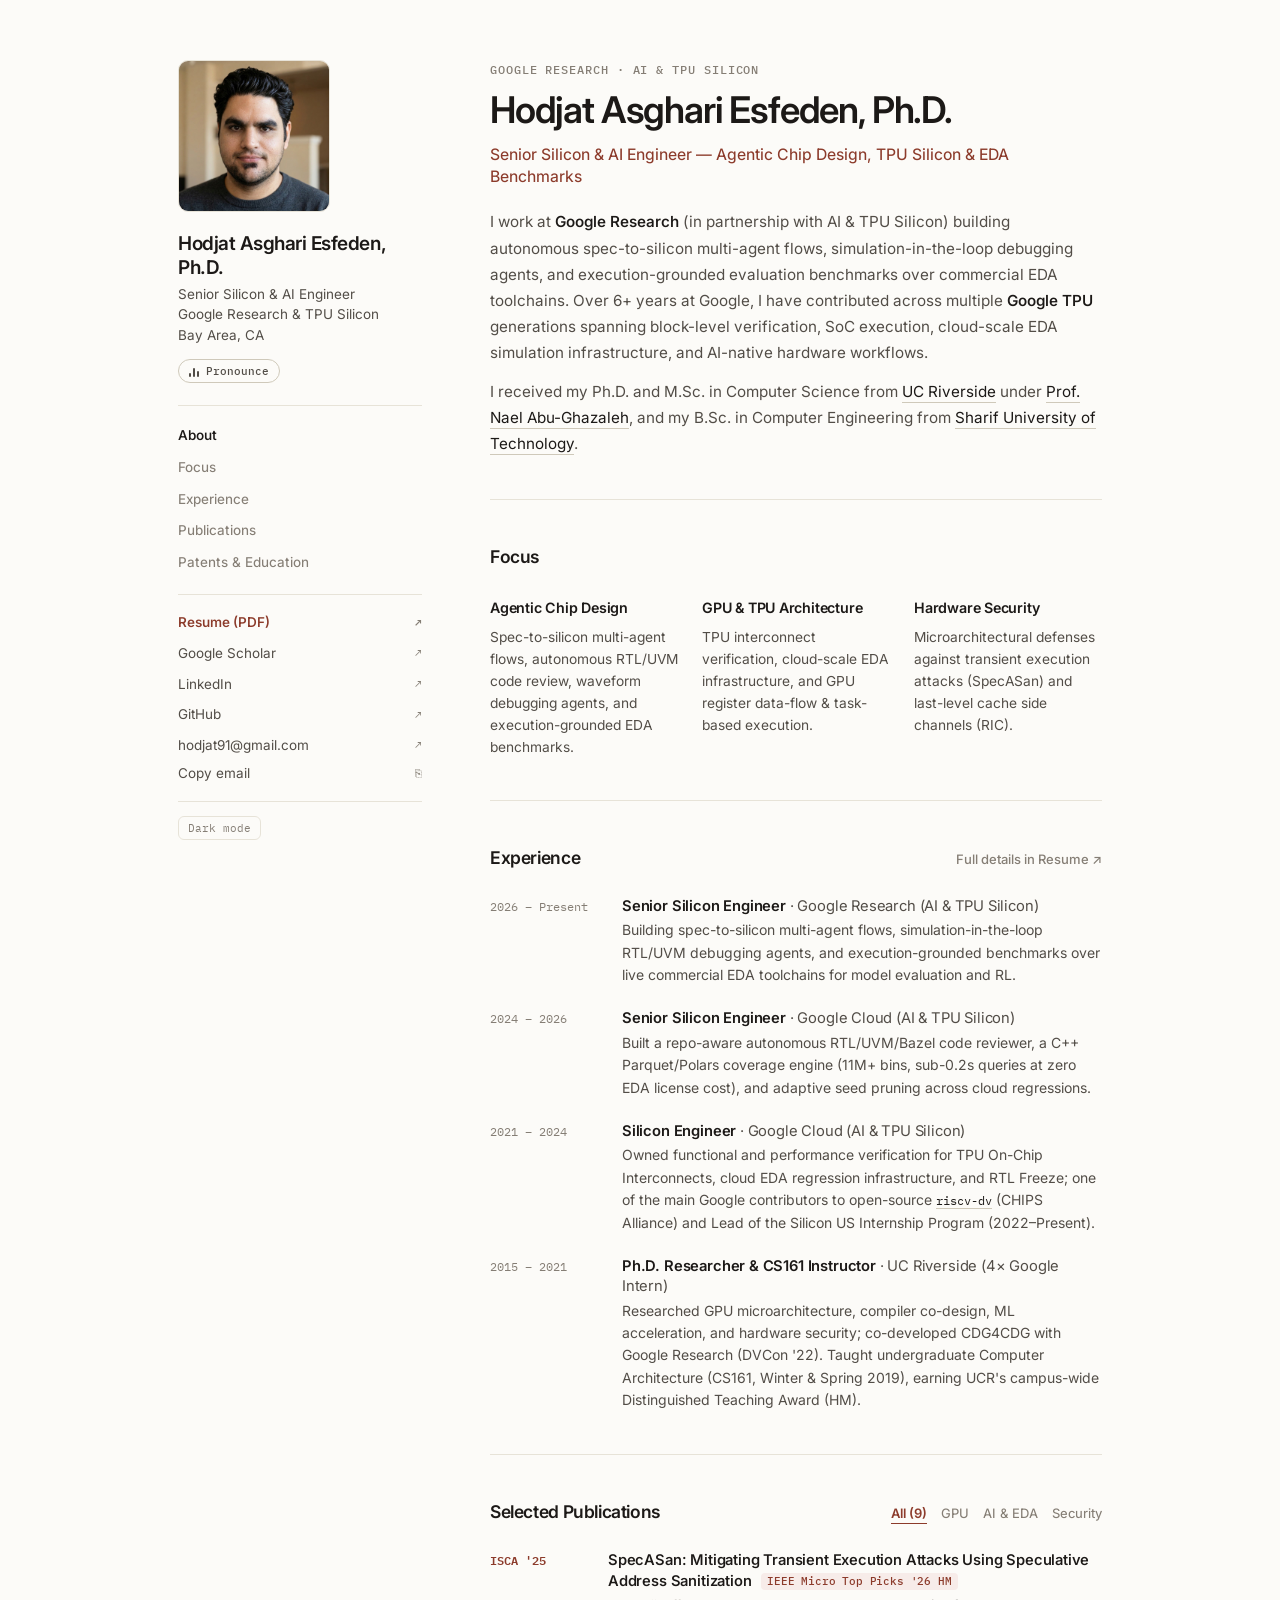
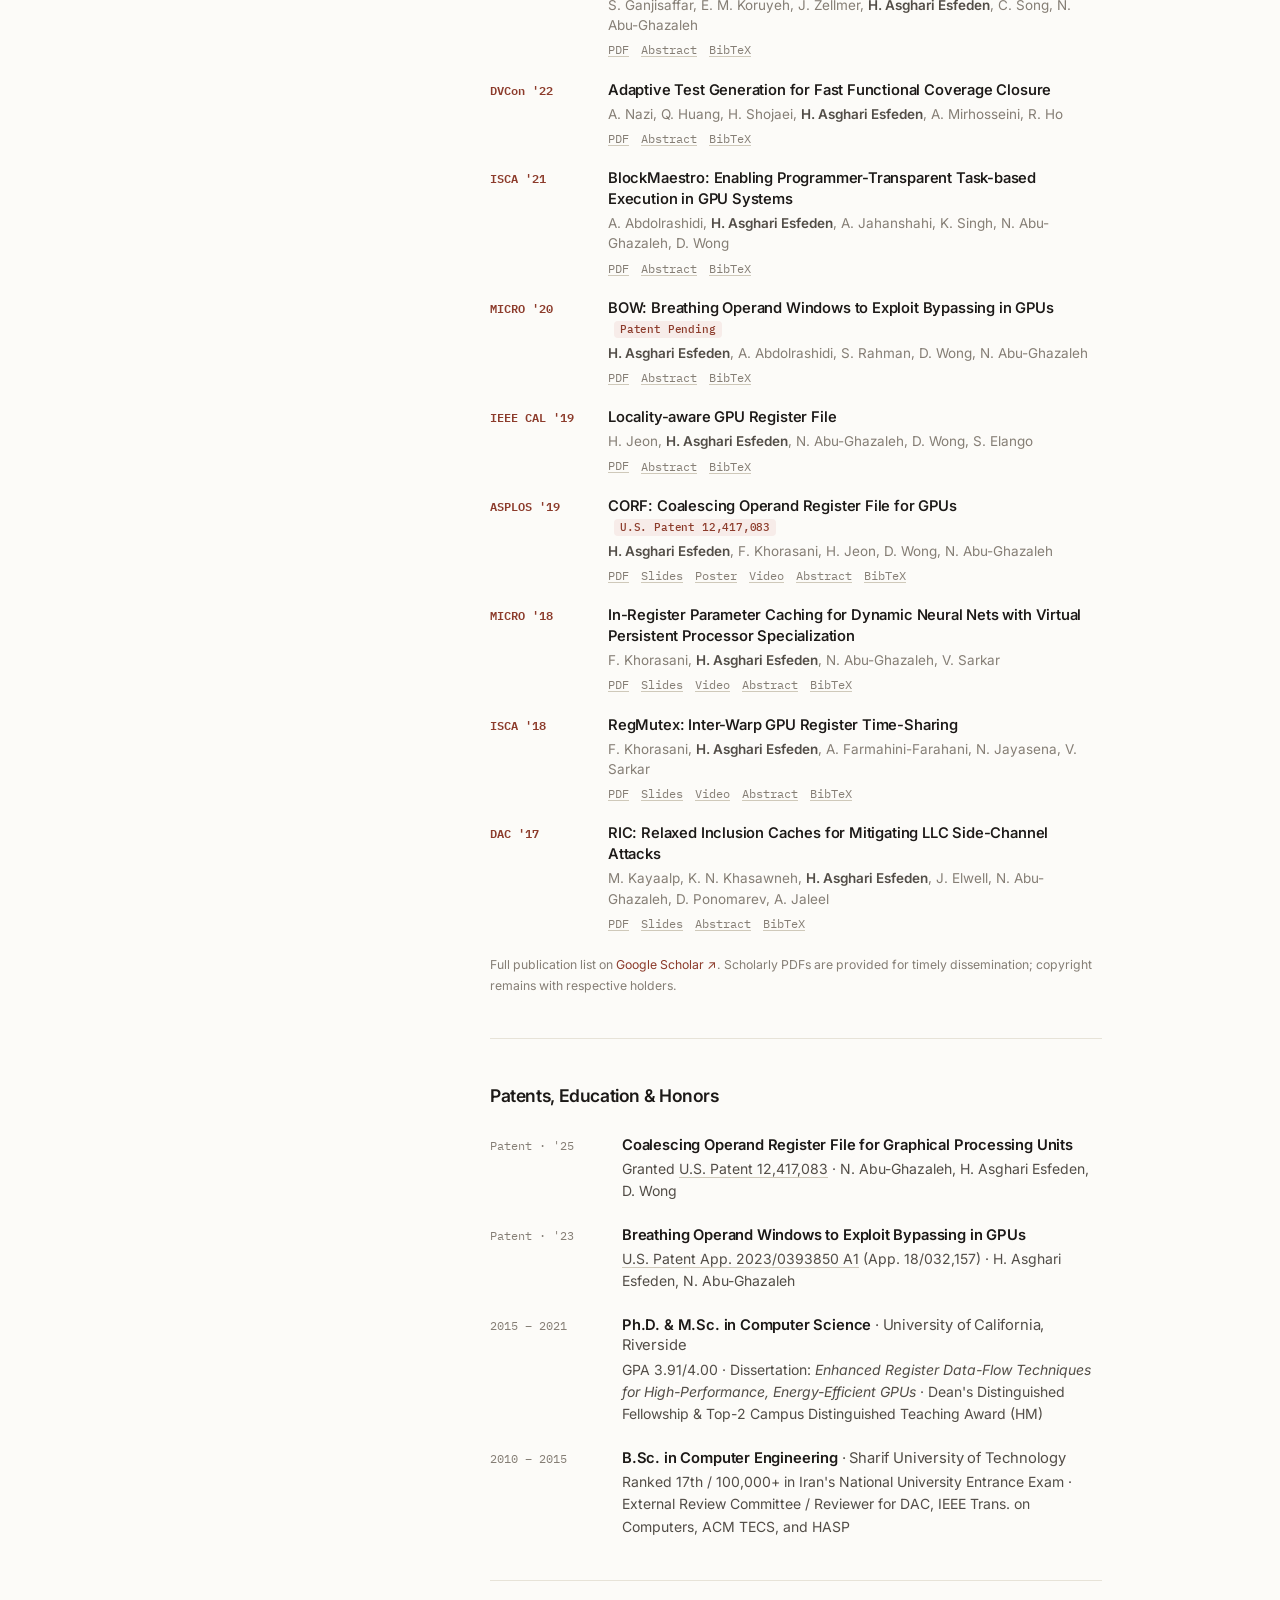
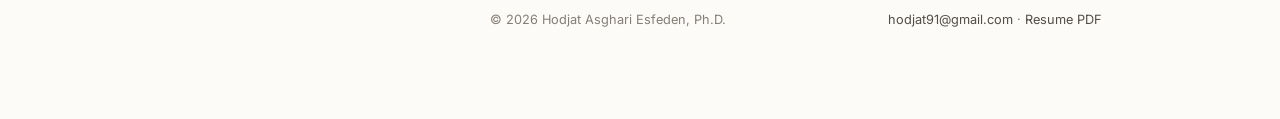
<file: index.html>
<!DOCTYPE html>
<html lang="en">
<head>
  <meta charset="UTF-8" />
  <meta name="viewport" content="width=device-width, initial-scale=1.0" />
  <title>Hodjat Asghari Esfeden, Ph.D.</title>
  <meta name="description" content="Hodjat Asghari Esfeden, Ph.D. — Senior Silicon & AI Engineer at Google Research (in partnership with AI & TPU Silicon). Agentic chip design, execution-grounded EDA benchmarks, TPU silicon, GPU microarchitecture, and hardware security." />
  <meta name="author" content="Hodjat Asghari Esfeden" />
  <meta name="keywords" content="Hodjat Asghari Esfeden, Senior Silicon Engineer, Google Research, Google TPU, Agentic Chip Design, ML for EDA, Design Verification, GPU Microarchitecture, Computer Architecture, ISCA, MICRO, ASPLOS, DAC, UC Riverside" />

  <meta property="og:type" content="website" />
  <meta property="og:url" content="https://hodjat.me/" />
  <meta property="og:title" content="Hodjat Asghari Esfeden, Ph.D. — Senior Silicon &amp; AI Engineer" />
  <meta property="og:description" content="Senior Silicon & AI Engineer at Google Research building autonomous spec-to-silicon multi-agent flows, simulation-in-the-loop debugging agents, and execution-grounded EDA benchmarks." />
  <meta property="og:image" content="https://hodjat.me/assets/hodjat-portrait.jpg" />

  <link rel="icon" type="image/svg+xml" href="data:image/svg+xml,%3Csvg xmlns='http://www.w3.org/2000/svg' viewBox='0 0 64 64'%3E%3Crect width='64' height='64' rx='12' fill='%238c3b2b'/%3E%3Ctext x='50%25' y='54%25' dominant-baseline='middle' text-anchor='middle' fill='%23fcfbf8' font-family='Inter,sans-serif' font-size='34' font-weight='600'%3EH%3C/text%3E%3C/svg%3E" />

  <link rel="preconnect" href="https://fonts.googleapis.com" />
  <link rel="preconnect" href="https://fonts.gstatic.com" crossorigin />
  <link href="https://fonts.googleapis.com/css2?family=IBM+Plex+Mono:wght@400;500;600&family=Inter:wght@400;500;600&display=swap" rel="stylesheet" />

  <link rel="stylesheet" href="styles.css" />

  <script type="application/ld+json">
  {
    "@context": "https://schema.org",
    "@type": "Person",
    "name": "Hodjat Asghari Esfeden",
    "honorificSuffix": "Ph.D.",
    "jobTitle": "Senior Silicon & AI Engineer",
    "worksFor": { "@type": "Organization", "name": "Google" },
    "alumniOf": [
      { "@type": "CollegeOrUniversity", "name": "University of California, Riverside" },
      { "@type": "CollegeOrUniversity", "name": "Sharif University of Technology" }
    ],
    "url": "https://hodjat.me",
    "sameAs": [
      "https://www.linkedin.com/in/hodjat-asghari-esfeden-b8448784/",
      "https://scholar.google.com/citations?user=2jTzd5YAAAAJ",
      "https://github.com/hodjat91",
      "https://x.com/hodjat91"
    ]
  }
  </script>
</head>
<body>
  <audio id="name-audio" preload="none">
    <source src="name.ogg" type="audio/ogg" />
  </audio>

  <div class="page-wrap" id="top">
    <!-- ==================== Sticky Left Profile Rail ==================== -->
    <aside class="rail" aria-label="Profile and navigation">
      <div class="rail-top">
        <div class="rail-photo-wrap">
          <img src="assets/hodjat-portrait.jpg" alt="Portrait of Hodjat Asghari Esfeden" width="800" height="800" />
        </div>
        <div>
          <p class="rail-name">Hodjat Asghari Esfeden, Ph.D.</p>
          <p class="rail-role">Senior Silicon &amp; AI Engineer<br />Google Research &amp; TPU Silicon<br />Bay Area, CA</p>
          <button type="button" class="pronounce-btn" id="pronounce-btn" title="Listen to name pronunciation">
            <span class="sound-bars" aria-hidden="true"><span></span><span></span><span></span></span>
            <span>Pronounce</span>
          </button>
        </div>
      </div>

      <nav aria-label="Page sections">
        <ul class="rail-nav">
          <li><a href="#about" class="active">About</a></li>
          <li><a href="#research">Focus</a></li>
          <li><a href="#experience">Experience</a></li>
          <li><a href="#publications">Publications</a></li>
          <li><a href="#credentials">Patents &amp; Education</a></li>
        </ul>
      </nav>

      <ul class="rail-links" id="contact">
        <li><a href="Hodjat_Resume.pdf" target="_blank" rel="noopener" class="primary-link">Resume (PDF) <span class="arrow">↗</span></a></li>
        <li><a href="https://scholar.google.com/citations?user=2jTzd5YAAAAJ" target="_blank" rel="noopener">Google Scholar <span class="arrow">↗</span></a></li>
        <li><a href="https://www.linkedin.com/in/hodjat-asghari-esfeden-b8448784/" target="_blank" rel="noopener">LinkedIn <span class="arrow">↗</span></a></li>
        <li><a href="https://github.com/hodjat91" target="_blank" rel="noopener">GitHub <span class="arrow">↗</span></a></li>
        <li><a href="mailto:hodjat91@gmail.com">hodjat91@gmail.com <span class="arrow">↗</span></a></li>
        <li><button type="button" id="copy-email-btn" data-email="hodjat91@gmail.com">Copy email <span class="arrow">⎘</span></button></li>
      </ul>

      <div class="rail-footer">
        <button type="button" class="theme-btn" id="theme-toggle" aria-label="Switch to dark mode">
          <span id="theme-label">Dark mode</span>
        </button>
      </div>
    </aside>

    <!-- ==================== Airy Right Reading Column ==================== -->
    <main class="content">
      <!-- About / Intro -->
      <section class="intro" id="about">
        <p class="kicker">Google Research · AI &amp; TPU Silicon</p>
        <h1 class="intro-heading">Hodjat Asghari Esfeden, Ph.D.</h1>
        <p class="intro-tagline">Senior Silicon &amp; AI Engineer — Agentic Chip Design, TPU Silicon &amp; EDA Benchmarks</p>
        <p class="intro-bio">
          I work at <strong>Google Research</strong> (in partnership with AI &amp; TPU Silicon) building autonomous spec-to-silicon multi-agent flows, simulation-in-the-loop debugging agents, and execution-grounded evaluation benchmarks over commercial EDA toolchains. Over 6+ years at Google, I have contributed across multiple <strong>Google TPU</strong> generations spanning block-level verification, SoC execution, cloud-scale EDA simulation infrastructure, and AI-native hardware workflows.
        </p>
        <p class="intro-bio">
          I received my Ph.D. and M.Sc. in Computer Science from <a href="https://www.ucr.edu/" target="_blank" rel="noopener">UC Riverside</a> under <a href="https://www.cs.ucr.edu/~nael/" target="_blank" rel="noopener">Prof. Nael Abu-Ghazaleh</a>, and my B.Sc. in Computer Engineering from <a href="https://en.sharif.ir/" target="_blank" rel="noopener">Sharif University of Technology</a>.
        </p>
      </section>

      <!-- Research Focus -->
      <section class="sec" id="research">
        <div class="sec-head">
          <h2 class="sec-title">Focus</h2>
        </div>
        <div class="focus-grid">
          <div class="focus-item">
            <h3>Agentic Chip Design</h3>
            <p>Spec-to-silicon multi-agent flows, autonomous RTL/UVM code review, waveform debugging agents, and execution-grounded EDA benchmarks.</p>
          </div>
          <div class="focus-item">
            <h3>GPU &amp; TPU Architecture</h3>
            <p>TPU interconnect verification, cloud-scale EDA infrastructure, and GPU register data-flow &amp; task-based execution.</p>
          </div>
          <div class="focus-item">
            <h3>Hardware Security</h3>
            <p>Microarchitectural defenses against transient execution attacks (SpecASan) and last-level cache side channels (RIC).</p>
          </div>
        </div>
      </section>

      <!-- Concise Experience -->
      <section class="sec" id="experience">
        <div class="sec-head">
          <h2 class="sec-title">Experience</h2>
          <a href="Hodjat_Resume.pdf" target="_blank" rel="noopener" class="sec-link">Full details in Resume ↗</a>
        </div>
        <div class="row-table">
          <div class="row-entry">
            <span class="row-year">2026 – Present</span>
            <div class="row-main">
              <h3>Senior Silicon Engineer <span class="row-org">· Google Research (AI &amp; TPU Silicon)</span></h3>
              <p class="row-desc">Building spec-to-silicon multi-agent flows, simulation-in-the-loop RTL/UVM debugging agents, and execution-grounded benchmarks over live commercial EDA toolchains for model evaluation and RL.</p>
            </div>
          </div>
          <div class="row-entry">
            <span class="row-year">2024 – 2026</span>
            <div class="row-main">
              <h3>Senior Silicon Engineer <span class="row-org">· Google Cloud (AI &amp; TPU Silicon)</span></h3>
              <p class="row-desc">Built a repo-aware autonomous RTL/UVM/Bazel code reviewer, a C++ Parquet/Polars coverage engine (11M+ bins, sub-0.2s queries at zero EDA license cost), and adaptive seed pruning across cloud regressions.</p>
            </div>
          </div>
          <div class="row-entry">
            <span class="row-year">2021 – 2024</span>
            <div class="row-main">
              <h3>Silicon Engineer <span class="row-org">· Google Cloud (AI &amp; TPU Silicon)</span></h3>
              <p class="row-desc">Owned functional and performance verification for TPU On-Chip Interconnects, cloud EDA regression infrastructure, and RTL Freeze; one of the main Google contributors to open-source <a href="https://github.com/chipsalliance/riscv-dv" target="_blank" rel="noopener"><code>riscv-dv</code></a> (CHIPS Alliance) and Lead of the Silicon US Internship Program (2022–Present).</p>
            </div>
          </div>
          <div class="row-entry" id="teaching">
            <span class="row-year">2015 – 2021</span>
            <div class="row-main">
              <h3>Ph.D. Researcher &amp; CS161 Instructor <span class="row-org">· UC Riverside (4× Google Intern)</span></h3>
              <p class="row-desc">Researched GPU microarchitecture, compiler co-design, ML acceleration, and hardware security; co-developed CDG4CDG with Google Research (DVCon '22). Taught undergraduate Computer Architecture (CS161, Winter &amp; Spring 2019), earning UCR's campus-wide Distinguished Teaching Award (HM).</p>
            </div>
          </div>
        </div>
      </section>

      <!-- Selected Publications -->
      <section class="sec" id="publications">
        <div class="sec-head">
          <h2 class="sec-title">Selected Publications</h2>
          <div class="pub-tabs" role="group" aria-label="Filter publications">
            <button type="button" class="pub-tab active" data-filter="all">All (9)</button>
            <button type="button" class="pub-tab" data-filter="gpu">GPU</button>
            <button type="button" class="pub-tab" data-filter="ml">AI &amp; EDA</button>
            <button type="button" class="pub-tab" data-filter="sec">Security</button>
          </div>
        </div>

        <div class="pub-rows">
          <!-- 1. SpecASan -->
          <article class="pub-row" data-cat="sec">
            <span class="pub-venue">ISCA '25</span>
            <div>
              <h3 class="pub-title">SpecASan: Mitigating Transient Execution Attacks Using Speculative Address Sanitization <span class="pub-tag">IEEE Micro Top Picks '26 HM</span></h3>
              <p class="pub-authors">S. Ganjisaffar, E. M. Koruyeh, J. Zellmer, <strong>H. Asghari Esfeden</strong>, C. Song, N. Abu-Ghazaleh</p>
              <div class="pub-links">
                <a href="pubs/SpecASan_ISCA25.pdf" target="_blank" rel="noopener">PDF</a>
                <button type="button" data-toggle-drawer="abs-specasan" aria-expanded="false">Abstract</button>
                <button type="button" data-copy-bib="bib-specasan">BibTeX</button>
              </div>
              <div class="pub-drawer" id="abs-specasan">
                SpecASan introduces speculative address sanitization leveraging hardware memory tagging (Arm MTE) to defend out-of-order processors against transient execution and speculative memory-error attacks at low microarchitectural overhead. Selected as an Honorable Mention for IEEE Micro Top Picks in Computer Architecture (2026).
              </div>
              <div class="pub-drawer" aria-hidden="true"><pre id="bib-specasan">@inproceedings{ganjisaffar2025specasan,
  title     = {SpecASan: Mitigating Transient Execution Attacks Using Speculative Address Sanitization},
  author    = {Ganjisaffar, Saber and Koruyeh, Esmaeil Mohammadian and Zellmer, Jason and Asghari Esfeden, Hodjat and Song, Chengyu and Abu-Ghazaleh, Nael},
  booktitle = {Proceedings of the 52nd Annual International Symposium on Computer Architecture (ISCA)},
  year      = {2025}
}</pre></div>
            </div>
          </article>

          <!-- 2. CDG4CDG -->
          <article class="pub-row" data-cat="ml">
            <span class="pub-venue">DVCon '22</span>
            <div>
              <h3 class="pub-title">Adaptive Test Generation for Fast Functional Coverage Closure</h3>
              <p class="pub-authors">A. Nazi, Q. Huang, H. Shojaei, <strong>H. Asghari Esfeden</strong>, A. Mirhosseini, R. Ho</p>
              <div class="pub-links">
                <a href="pubs/CDG4CDG_DVCon22.pdf" target="_blank" rel="noopener">PDF</a>
                <button type="button" data-toggle-drawer="abs-dvcon22" aria-expanded="false">Abstract</button>
                <button type="button" data-copy-bib="bib-dvcon22">BibTeX</button>
              </div>
              <div class="pub-drawer" id="abs-dvcon22">
                Proposes CDG4CDG, a low-overhead framework that automatically extracts a design's coverage dependency graph and uses it to adaptively steer constrained-random test stimuli generation, accelerating functional coverage convergence across open-source and production TPU designs.
              </div>
              <div class="pub-drawer" aria-hidden="true"><pre id="bib-dvcon22">@inproceedings{nazi2022adaptive,
  title     = {Adaptive Test Generation for Fast Functional Coverage Closure},
  author    = {Nazi, Azade and Huang, Qijing and Shojaei, Hamid and Asghari Esfeden, Hodjat and Mirhosseini, Azalia and Ho, Richard},
  booktitle = {Design and Verification Conference and Exhibition (DVCon US)},
  year      = {2022}
}</pre></div>
            </div>
          </article>

          <!-- 3. BlockMaestro -->
          <article class="pub-row" data-cat="gpu">
            <span class="pub-venue">ISCA '21</span>
            <div>
              <h3 class="pub-title">BlockMaestro: Enabling Programmer-Transparent Task-based Execution in GPU Systems</h3>
              <p class="pub-authors">A. Abdolrashidi, <strong>H. Asghari Esfeden</strong>, A. Jahanshahi, K. Singh, N. Abu-Ghazaleh, D. Wong</p>
              <div class="pub-links">
                <a href="pubs/BlockMaestro_ISCA21.pdf" target="_blank" rel="noopener">PDF</a>
                <button type="button" data-toggle-drawer="abs-bm" aria-expanded="false">Abstract</button>
                <button type="button" data-copy-bib="bib-bm">BibTeX</button>
              </div>
              <div class="pub-drawer" id="abs-bm">
                Combines command queue reordering, kernel-launch-time static analysis, kernel pre-launching, and runtime hardware support to resolve inter-kernel thread-block dependencies transparently, achieving 51.76% average speedup (up to 2.92×) on data-dependent GPU workloads.
              </div>
              <div class="pub-drawer" aria-hidden="true"><pre id="bib-bm">@inproceedings{abdolrashidi2021blockmaestro,
  title     = {BlockMaestro: Enabling Programmer-Transparent Task-based Execution in GPU Systems},
  author    = {Abdolrashidi, Amirali and Asghari Esfeden, Hodjat and Jahanshahi, Ali and Singh, Kaustubh and Abu-Ghazaleh, Nael and Wong, Daniel},
  booktitle = {Proceedings of the 48th Annual International Symposium on Computer Architecture (ISCA)},
  year      = {2021}
}</pre></div>
            </div>
          </article>

          <!-- 4. BOW -->
          <article class="pub-row" data-cat="gpu">
            <span class="pub-venue">MICRO '20</span>
            <div>
              <h3 class="pub-title">BOW: Breathing Operand Windows to Exploit Bypassing in GPUs <span class="pub-tag">Patent Pending</span></h3>
              <p class="pub-authors"><strong>H. Asghari Esfeden</strong>, A. Abdolrashidi, S. Rahman, D. Wong, N. Abu-Ghazaleh</p>
              <div class="pub-links">
                <a href="pubs/BOW_Micro_20__Camera_Ready.pdf" target="_blank" rel="noopener">PDF</a>
                <button type="button" data-toggle-drawer="abs-bow" aria-expanded="false">Abstract</button>
                <button type="button" data-copy-bib="bib-bow">BibTeX</button>
              </div>
              <div class="pub-drawer" id="abs-bow">
                Enhances GPU operand collectors with compiler-guided read and write bypassing across short instruction windows, reducing register file dynamic energy by 55% and improving performance by 11% with only 12 KB additional storage (~4% of RF size).
              </div>
              <div class="pub-drawer" aria-hidden="true"><pre id="bib-bow">@inproceedings{esfeden2020bow,
  title     = {BOW: Breathing Operand Windows to Exploit Bypassing in GPUs},
  author    = {Asghari Esfeden, Hodjat and Abdolrashidi, Amirali and Rahman, Shafiur and Wong, Daniel and Abu-Ghazaleh, Nael},
  booktitle = {Proceedings of the 53rd Annual IEEE/ACM International Symposium on Microarchitecture (MICRO)},
  year      = {2020}
}</pre></div>
            </div>
          </article>

          <!-- 5. Locality-aware RF -->
          <article class="pub-row" data-cat="gpu,ml">
            <span class="pub-venue">IEEE CAL '19</span>
            <div>
              <h3 class="pub-title">Locality-aware GPU Register File</h3>
              <p class="pub-authors">H. Jeon, <strong>H. Asghari Esfeden</strong>, N. Abu-Ghazaleh, D. Wong, S. Elango</p>
              <div class="pub-links">
                <a href="pubs/Locality-Aware-GPU-RF_CAL_CameraReady.pdf" target="_blank" rel="noopener">PDF</a>
                <button type="button" data-toggle-drawer="abs-cal" aria-expanded="false">Abstract</button>
                <button type="button" data-copy-bib="bib-cal">BibTeX</button>
              </div>
              <div class="pub-drawer" id="abs-cal">
                Enables opportunistic inter-warp data sharing in GPU physical registers for deep learning and memory-intensive workloads without relying on small shared memory, achieving over 2× speedup and up to 57% register space savings.
              </div>
              <div class="pub-drawer" aria-hidden="true"><pre id="bib-cal">@article{jeon2019locality,
  title   = {Locality-aware GPU Register File},
  author  = {Jeon, Hyeran and Asghari Esfeden, Hodjat and Abu-Ghazaleh, Nael and Wong, Daniel and Elango, Sindhuja},
  journal = {IEEE Computer Architecture Letters},
  year    = {2019}
}</pre></div>
            </div>
          </article>

          <!-- 6. CORF -->
          <article class="pub-row" data-cat="gpu">
            <span class="pub-venue">ASPLOS '19</span>
            <div>
              <h3 class="pub-title">CORF: Coalescing Operand Register File for GPUs <span class="pub-tag">U.S. Patent 12,417,083</span></h3>
              <p class="pub-authors"><strong>H. Asghari Esfeden</strong>, F. Khorasani, H. Jeon, D. Wong, N. Abu-Ghazaleh</p>
              <div class="pub-links">
                <a href="pubs/CORF_ASPLOS_19_Camera_Ready.pdf" target="_blank" rel="noopener">PDF</a>
                <a href="pubs/CORF_ASPLOS19_Presentation.pptx" target="_blank" rel="noopener">Slides</a>
                <a href="pubs/CORF_ASPLOS_19_Poster.pdf" target="_blank" rel="noopener">Poster</a>
                <a href="https://youtu.be/7csXi6GSs6c" target="_blank" rel="noopener">Video</a>
                <button type="button" data-toggle-drawer="abs-corf" aria-expanded="false">Abstract</button>
                <button type="button" data-copy-bib="bib-corf">BibTeX</button>
              </div>
              <div class="pub-drawer" id="abs-corf">
                Compiler-assisted Coalescing Operand Register File combining reads to multiple narrow-width operands into a single physical read via packing and sub-bank graph coloring (CORF++), reducing RF dynamic energy by 17% and improving IPC by 9%.
              </div>
              <div class="pub-drawer" aria-hidden="true"><pre id="bib-corf">@inproceedings{esfeden2019corf,
  title        = {CORF: Coalescing Operand Register File for GPUs},
  author       = {Asghari Esfeden, Hodjat and Khorasani, Farzad and Jeon, Hyeran and Wong, Daniel and Abu-Ghazaleh, Nael},
  booktitle    = {Proceedings of the 24th International Conference on Architectural Support for Programming Languages and Operating Systems (ASPLOS)},
  year         = {2019},
  organization = {ACM}
}</pre></div>
            </div>
          </article>

          <!-- 7. VPPS -->
          <article class="pub-row" data-cat="gpu,ml">
            <span class="pub-venue">MICRO '18</span>
            <div>
              <h3 class="pub-title">In-Register Parameter Caching for Dynamic Neural Nets with Virtual Persistent Processor Specialization</h3>
              <p class="pub-authors">F. Khorasani, <strong>H. Asghari Esfeden</strong>, N. Abu-Ghazaleh, V. Sarkar</p>
              <div class="pub-links">
                <a href="pubs/VPPS_MICRO2018.pdf" target="_blank" rel="noopener">PDF</a>
                <a href="pubs/VPPS.pptx" target="_blank" rel="noopener">Slides</a>
                <a href="https://www.youtube.com/watch?v=c4r8mBd5whA" target="_blank" rel="noopener">Video</a>
                <button type="button" data-toggle-drawer="abs-vpps" aria-expanded="false">Abstract</button>
                <button type="button" data-copy-bib="bib-vpps">BibTeX</button>
              </div>
              <div class="pub-drawer" id="abs-vpps">
                Virtual Persistent Processor Specialization (VPPS) caches recurrent weight matrices in GPU registers during dynamic neural network training on Volta GPUs, delivering up to 6× speedup in DyNet.
              </div>
              <div class="pub-drawer" aria-hidden="true"><pre id="bib-vpps">@inproceedings{khorasani2018vpps,
  title     = {In-Register Parameter Caching for Dynamic Neural Nets with Virtual Persistent Processor Specialization},
  author    = {Khorasani, Farzad and Asghari Esfeden, Hodjat and Abu-Ghazaleh, Nael and Sarkar, Vivek},
  booktitle = {Proceedings of the 51st Annual IEEE/ACM International Symposium on Microarchitecture (MICRO)},
  year      = {2018}
}</pre></div>
            </div>
          </article>

          <!-- 8. RegMutex -->
          <article class="pub-row" data-cat="gpu">
            <span class="pub-venue">ISCA '18</span>
            <div>
              <h3 class="pub-title">RegMutex: Inter-Warp GPU Register Time-Sharing</h3>
              <p class="pub-authors">F. Khorasani, <strong>H. Asghari Esfeden</strong>, A. Farmahini-Farahani, N. Jayasena, V. Sarkar</p>
              <div class="pub-links">
                <a href="pubs/ISCA18_RegMutex.pdf" target="_blank" rel="noopener">PDF</a>
                <a href="pubs/RegMutex.pptx" target="_blank" rel="noopener">Slides</a>
                <a href="https://www.youtube.com/watch?v=0AdeVVMSdrM" target="_blank" rel="noopener">Video</a>
                <button type="button" data-toggle-drawer="abs-reg" aria-expanded="false">Abstract</button>
                <button type="button" data-copy-bib="bib-reg">BibTeX</button>
              </div>
              <div class="pub-drawer" id="abs-reg">
                Compiler-hardware co-design dividing GPU registers into a dedicated base set and a time-shared extended set across warps, increasing occupancy and reducing execution cycles by up to 23% on register-heavy kernels.
              </div>
              <div class="pub-drawer" aria-hidden="true"><pre id="bib-reg">@inproceedings{khorasani2018regmutex,
  title     = {RegMutex: Inter-Warp GPU Register Time-Sharing},
  author    = {Khorasani, Farzad and Asghari Esfeden, Hodjat and Farmahini-Farahani, Amin and Jayasena, Nuwan and Sarkar, Vivek},
  booktitle = {Proceedings of the 45th Annual International Symposium on Computer Architecture (ISCA)},
  year      = {2018}
}</pre></div>
            </div>
          </article>

          <!-- 9. RIC -->
          <article class="pub-row" data-cat="sec">
            <span class="pub-venue">DAC '17</span>
            <div>
              <h3 class="pub-title">RIC: Relaxed Inclusion Caches for Mitigating LLC Side-Channel Attacks</h3>
              <p class="pub-authors">M. Kayaalp, K. N. Khasawneh, <strong>H. Asghari Esfeden</strong>, J. Elwell, N. Abu-Ghazaleh, D. Ponomarev, A. Jaleel</p>
              <div class="pub-links">
                <a href="pubs/dac17.pdf" target="_blank" rel="noopener">PDF</a>
                <a href="pubs/dac17.pptx" target="_blank" rel="noopener">Slides</a>
                <button type="button" data-toggle-drawer="abs-ric" aria-expanded="false">Abstract</button>
                <button type="button" data-copy-bib="bib-ric">BibTeX</button>
              </div>
              <div class="pub-drawer" id="abs-ric">
                Selectively relaxes LLC inclusion for critical lines to block eviction-based cache side-channel leakage while retaining snoop-filtering benefits and improving performance by ~10%.
              </div>
              <div class="pub-drawer" aria-hidden="true"><pre id="bib-ric">@inproceedings{kayaalp2017ric,
  title     = {RIC: Relaxed Inclusion Caches for Mitigating LLC Side-Channel Attacks},
  author    = {Kayaalp, Mehmet and Khasawneh, Khaled N. and Asghari Esfeden, Hodjat and Elwell, Jesse and Abu-Ghazaleh, Nael and Ponomarev, Dmitry and Jaleel, Aamer},
  booktitle = {Proceedings of the 54th Annual Design Automation Conference (DAC)},
  pages     = {1--6},
  year      = {2017}
}</pre></div>
            </div>
          </article>
        </div>

        <p class="pub-foot">Full publication list on <a href="https://scholar.google.com/citations?user=2jTzd5YAAAAJ" target="_blank" rel="noopener">Google Scholar ↗</a>. Scholarly PDFs are provided for timely dissemination; copyright remains with respective holders.</p>
      </section>

      <!-- Patents, Education & Honors -->
      <section class="sec" id="credentials">
        <div class="sec-head">
          <h2 class="sec-title">Patents, Education &amp; Honors</h2>
        </div>
        <div class="row-table">
          <div class="row-entry">
            <span class="row-year">Patent · '25</span>
            <div class="row-main">
              <h3>Coalescing Operand Register File for Graphical Processing Units</h3>
              <p class="row-desc">Granted <a href="https://patents.justia.com/patent/12417083" target="_blank" rel="noopener">U.S. Patent 12,417,083</a> · N. Abu-Ghazaleh, H. Asghari Esfeden, D. Wong</p>
            </div>
          </div>
          <div class="row-entry">
            <span class="row-year">Patent · '23</span>
            <div class="row-main">
              <h3>Breathing Operand Windows to Exploit Bypassing in GPUs</h3>
              <p class="row-desc"><a href="https://techtransfer.universityofcalifornia.edu/NCD/32223.html" target="_blank" rel="noopener">U.S. Patent App. 2023/0393850 A1</a> (App. 18/032,157) · H. Asghari Esfeden, N. Abu-Ghazaleh</p>
            </div>
          </div>
          <div class="row-entry">
            <span class="row-year">2015 – 2021</span>
            <div class="row-main">
              <h3>Ph.D. &amp; M.Sc. in Computer Science <span class="row-org">· University of California, Riverside</span></h3>
              <p class="row-desc">GPA 3.91/4.00 · Dissertation: <em>Enhanced Register Data-Flow Techniques for High-Performance, Energy-Efficient GPUs</em> · Dean's Distinguished Fellowship &amp; Top-2 Campus Distinguished Teaching Award (HM)</p>
            </div>
          </div>
          <div class="row-entry">
            <span class="row-year">2010 – 2015</span>
            <div class="row-main">
              <h3>B.Sc. in Computer Engineering <span class="row-org">· Sharif University of Technology</span></h3>
              <p class="row-desc">Ranked 17th / 100,000+ in Iran's National University Entrance Exam · External Review Committee / Reviewer for DAC, IEEE Trans. on Computers, ACM TECS, and HASP</p>
            </div>
          </div>
        </div>
      </section>

      <footer class="site-footer">
        <span>© 2026 Hodjat Asghari Esfeden, Ph.D.</span>
        <span><a href="mailto:hodjat91@gmail.com">hodjat91@gmail.com</a> · <a href="Hodjat_Resume.pdf" target="_blank" rel="noopener">Resume PDF</a></span>
      </footer>
    </main>
  </div>

  <div class="toast" id="toast" role="status" aria-live="polite"></div>
  <script src="app.js"></script>
</body>
</html>
</file>
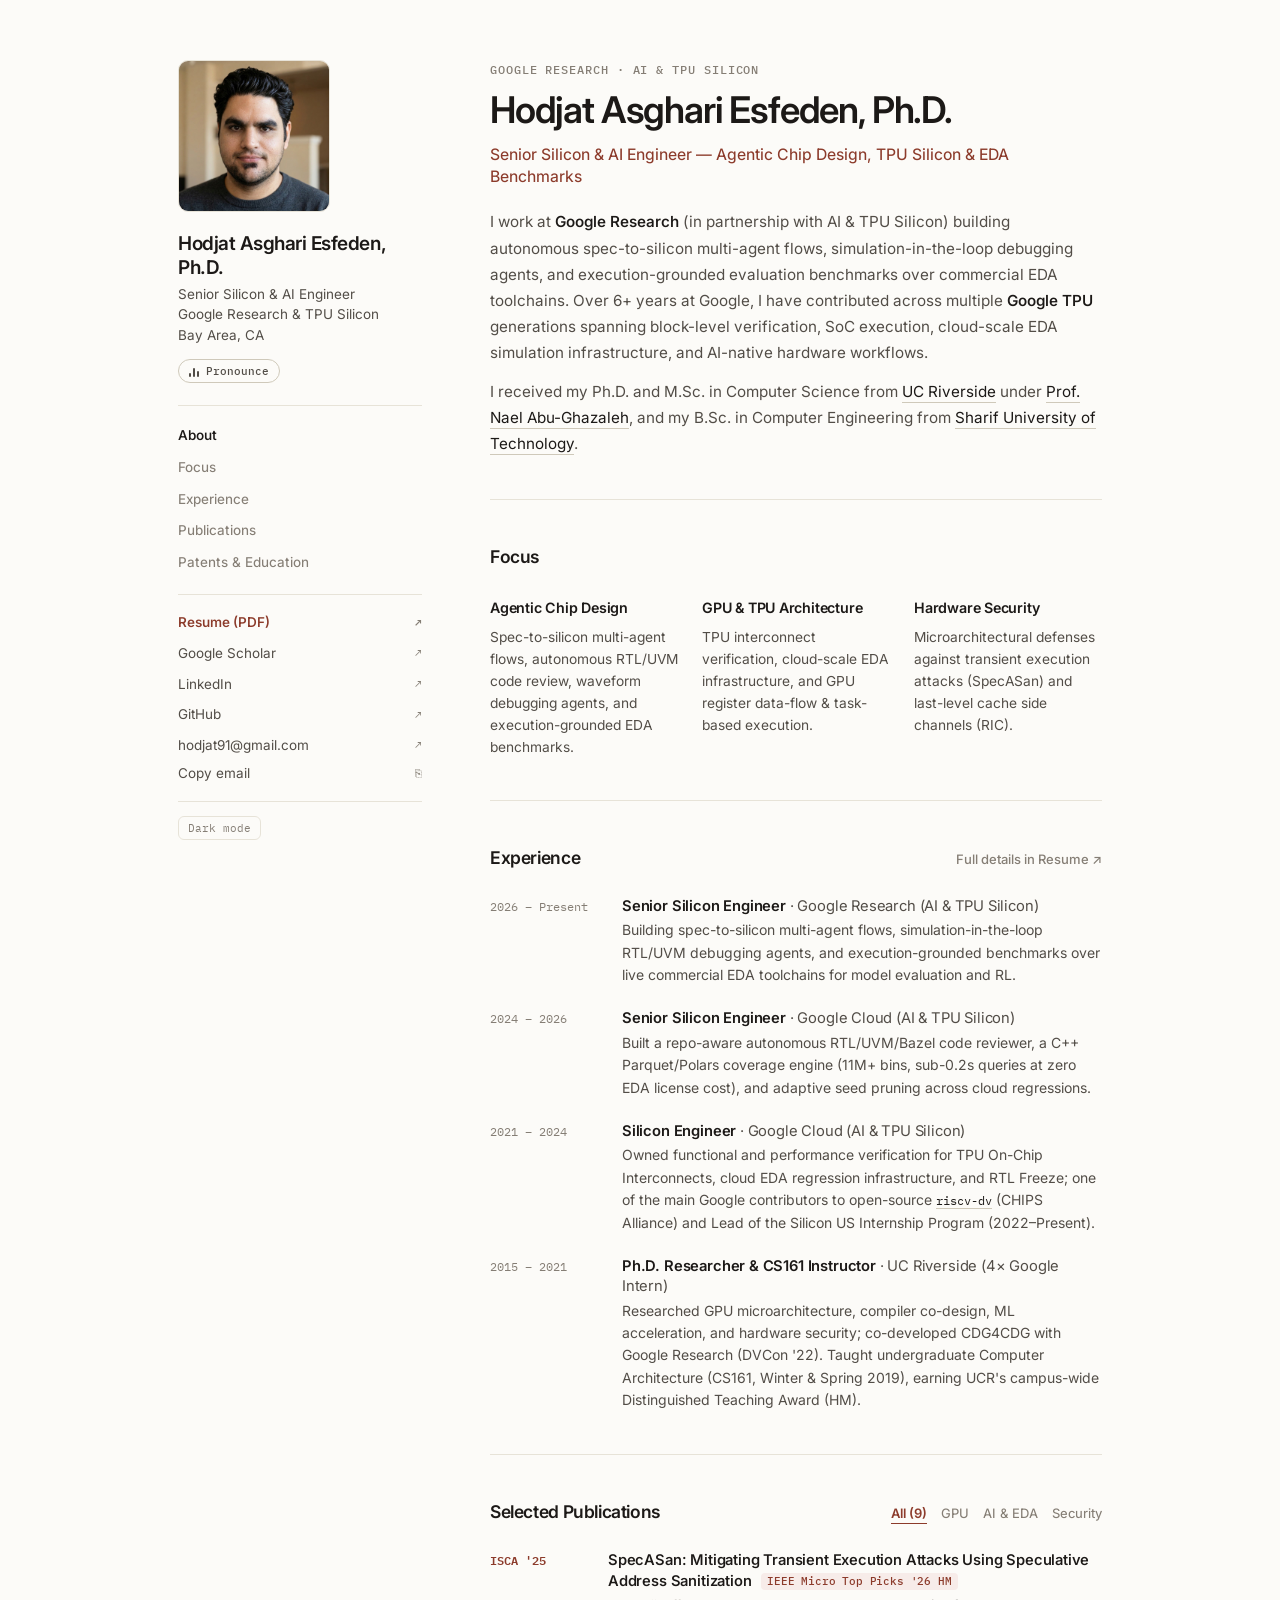
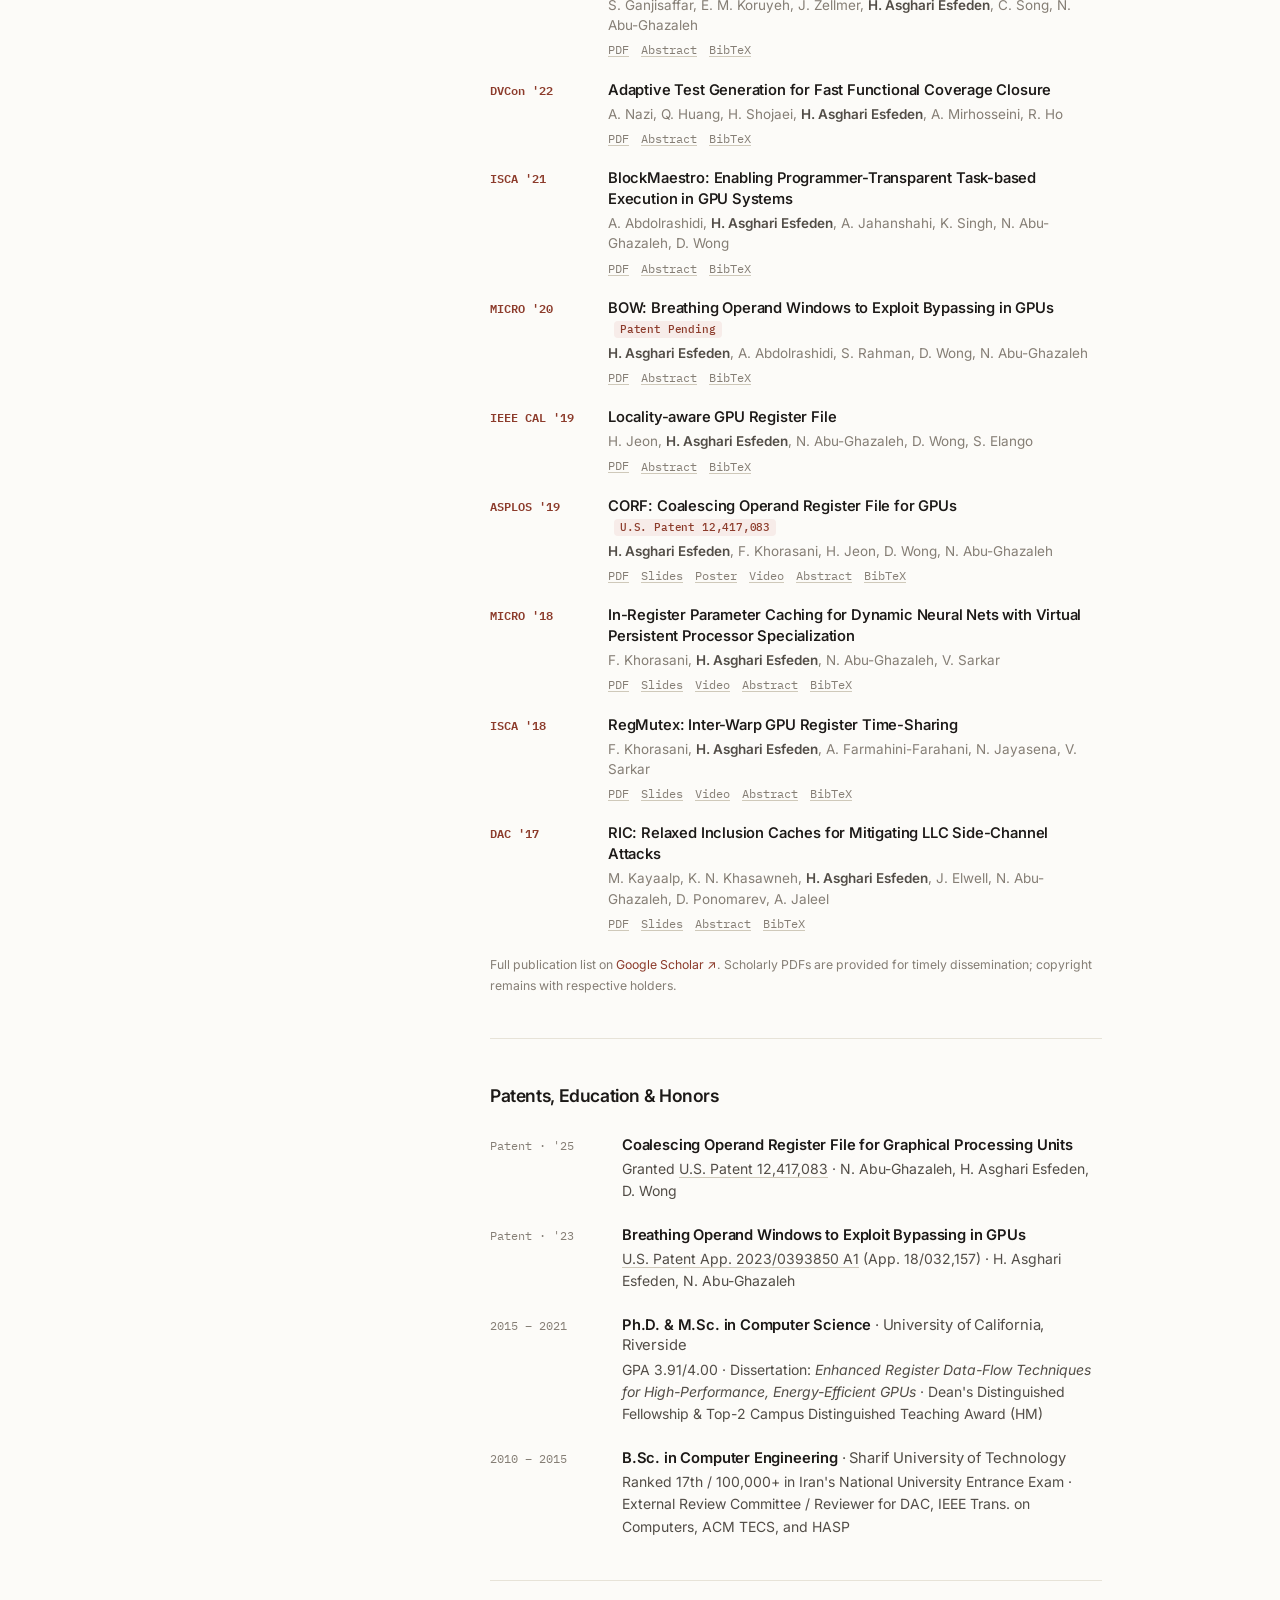
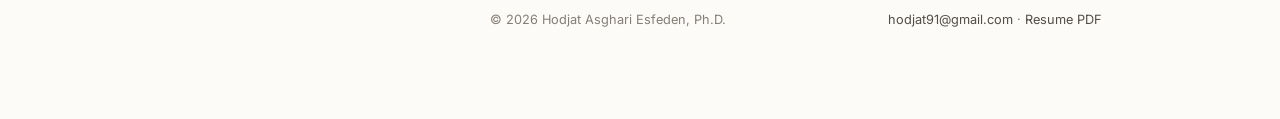
<file: contact/index.html>
<!DOCTYPE html>
<html lang="en">
<head>
  <meta charset="UTF-8" />
  <meta http-equiv="refresh" content="0; url=../#contact" />
  <title>Redirecting — Hodjat Asghari Esfeden, Ph.D.</title>
  <script>window.location.replace('../#contact');</script>
</head>
<body>
  <p>Redirecting to <a href="../#contact">Hodjat Asghari Esfeden's Homepage</a>...</p>
</body>
</html>
</file>
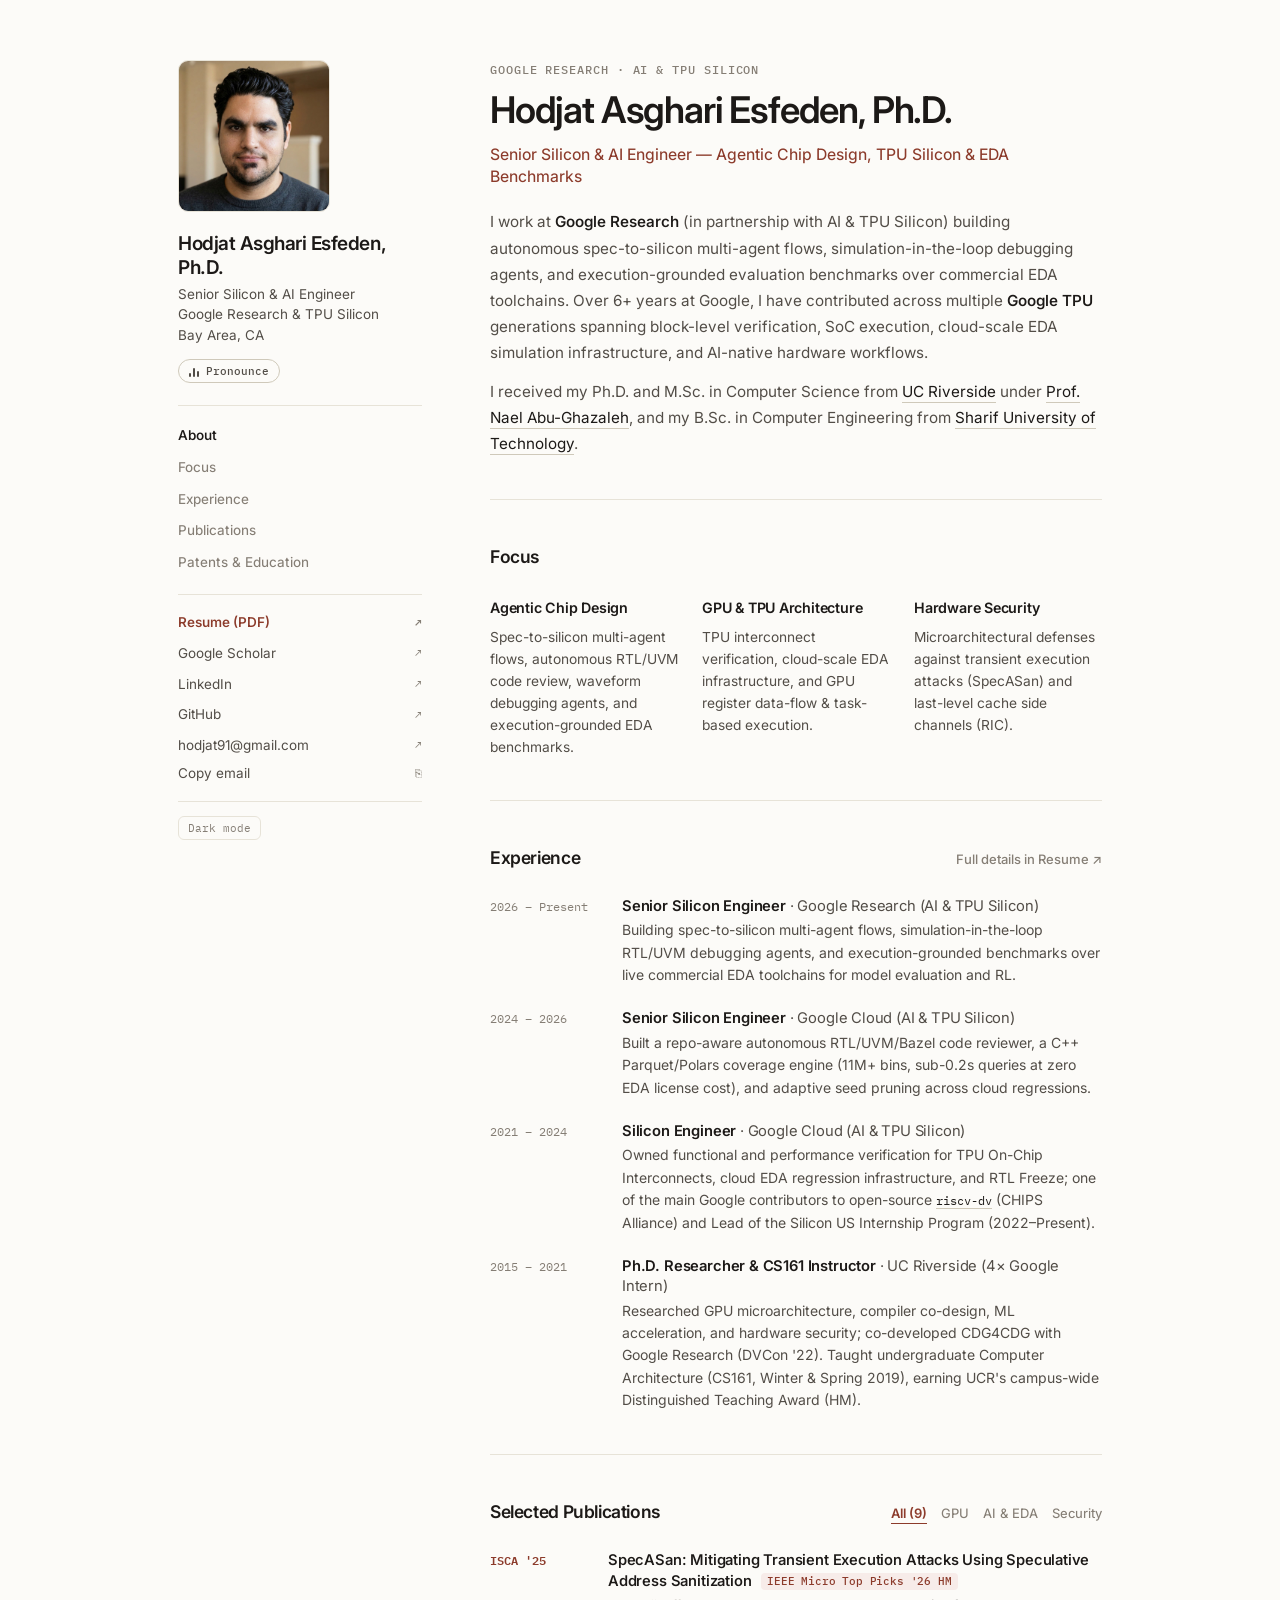
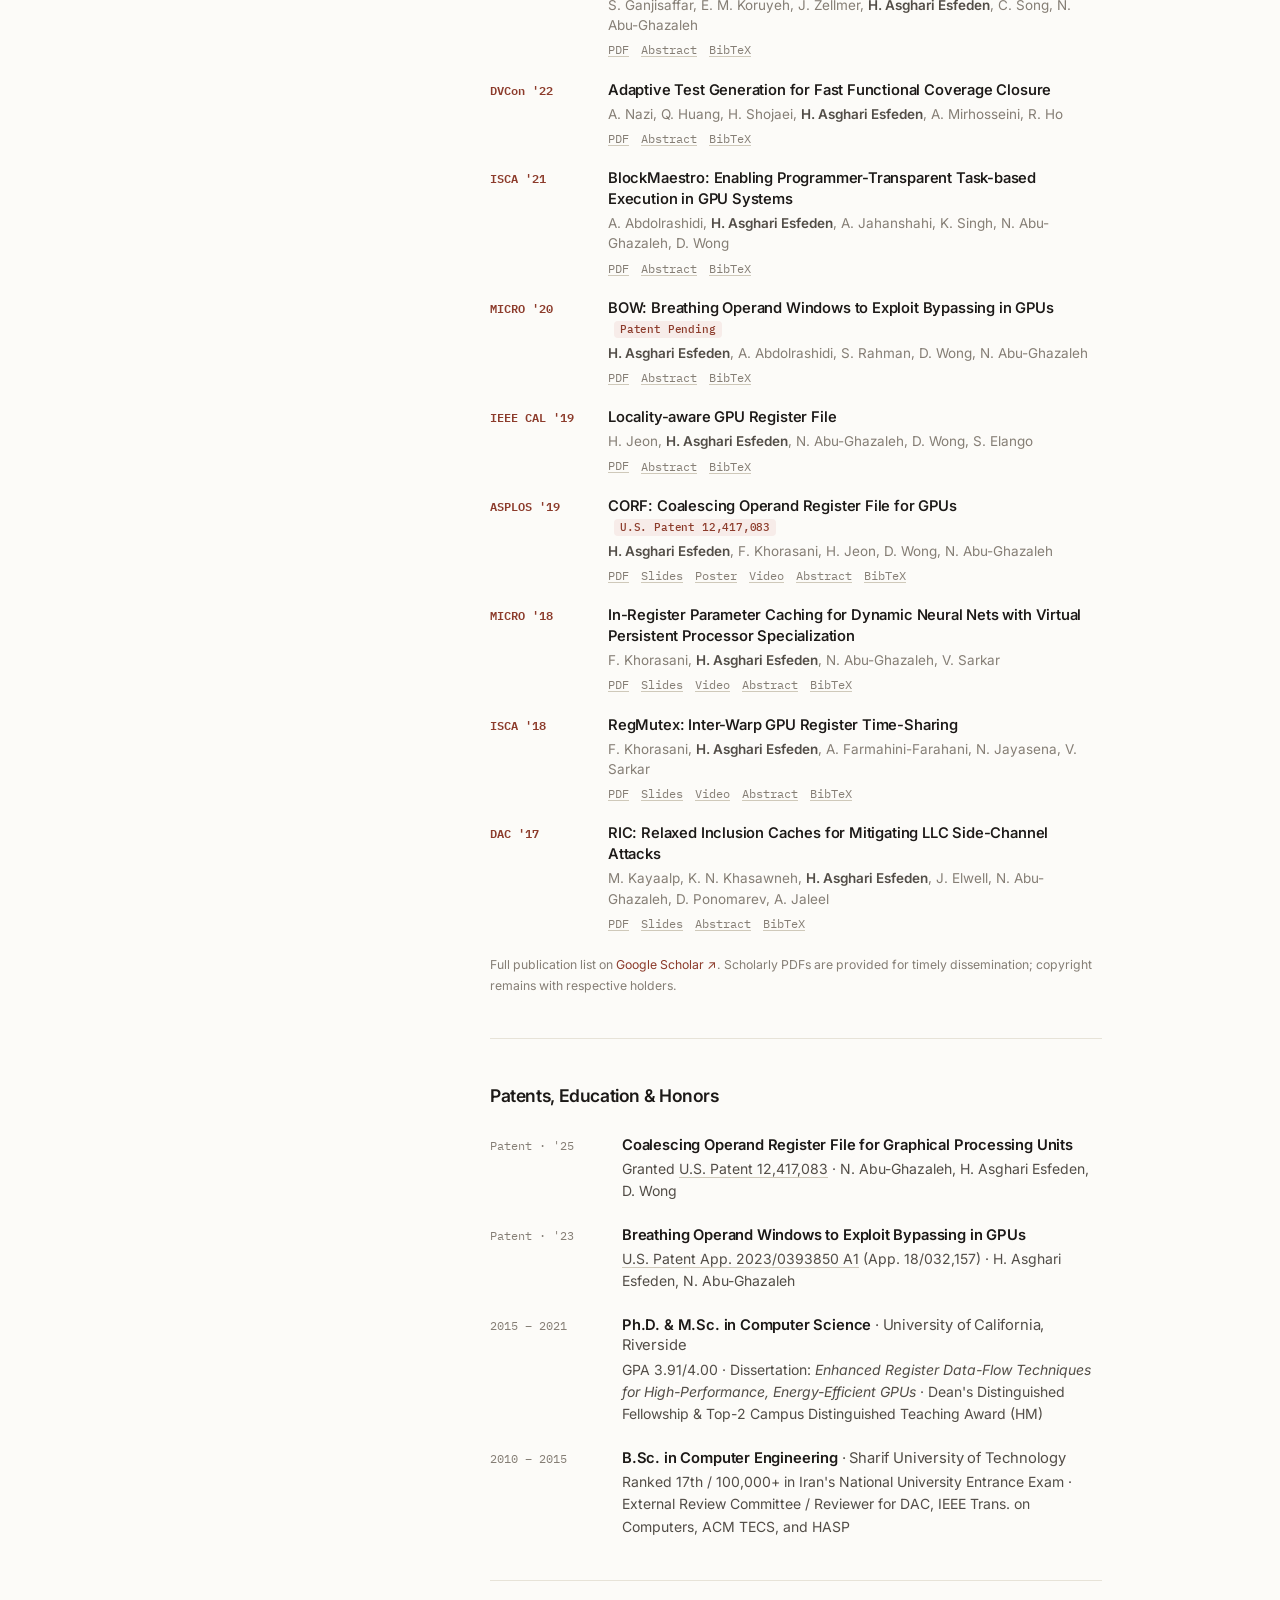
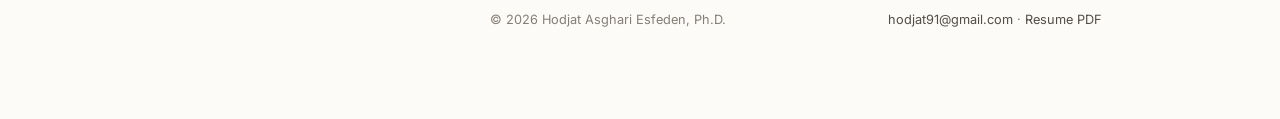
<file: publication/index.html>
<!DOCTYPE html>
<html lang="en">
<head>
  <meta charset="UTF-8" />
  <meta http-equiv="refresh" content="0; url=../#publications" />
  <title>Redirecting — Hodjat Asghari Esfeden, Ph.D.</title>
  <script>window.location.replace('../#publications');</script>
</head>
<body>
  <p>Redirecting to <a href="../#publications">Hodjat Asghari Esfeden's Homepage</a>...</p>
</body>
</html>
</file>
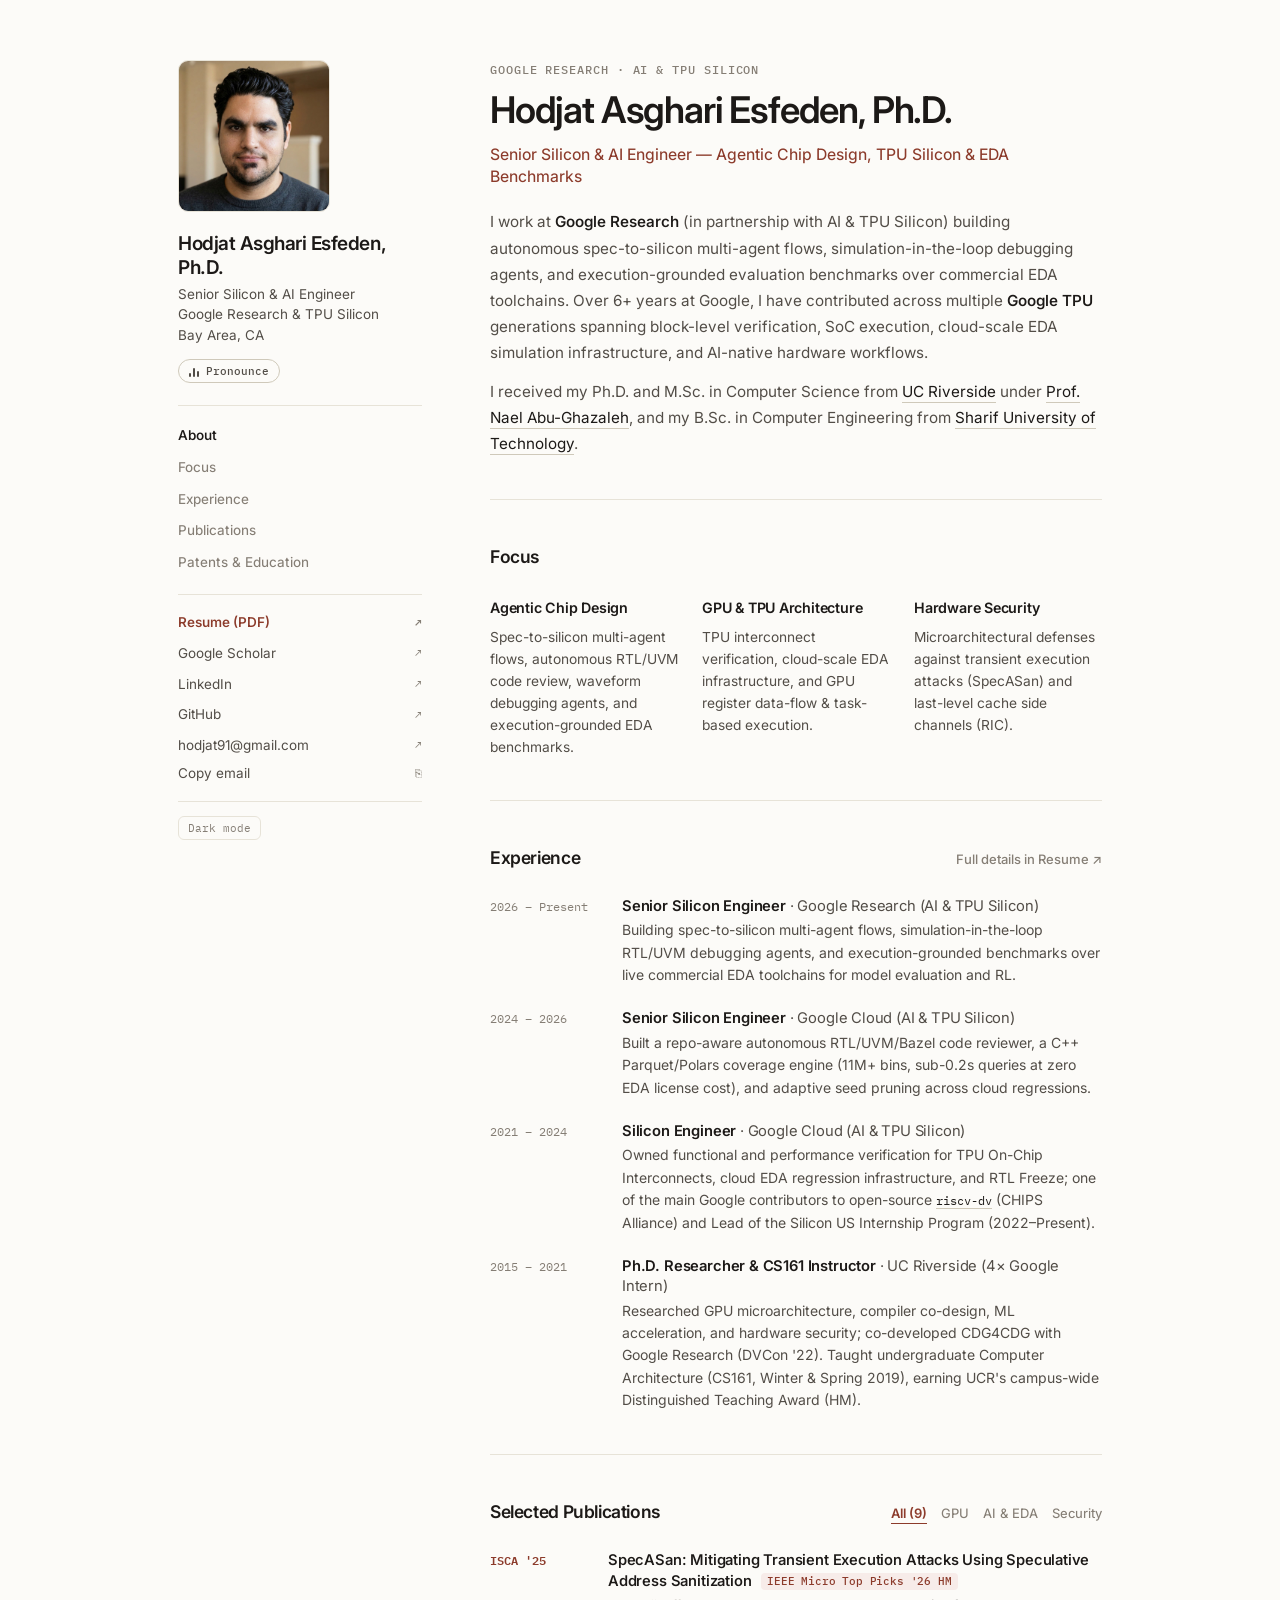
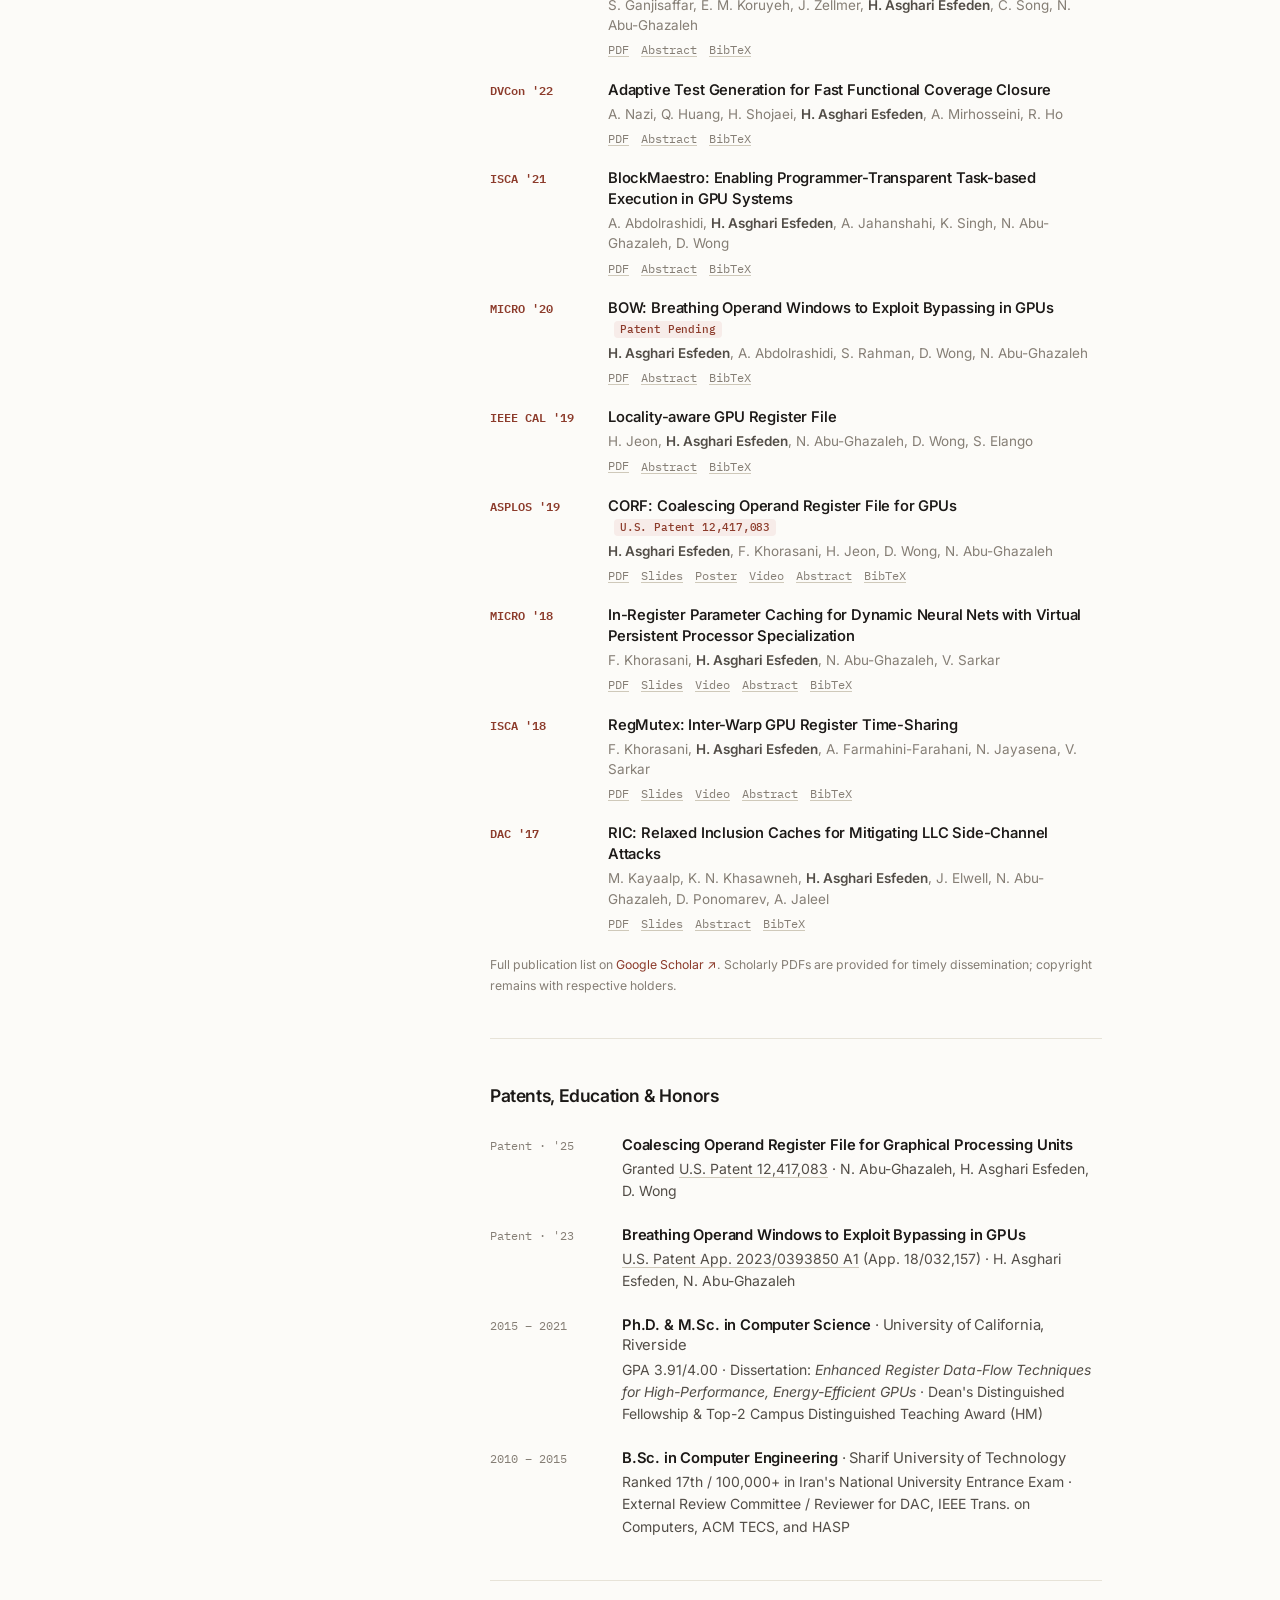
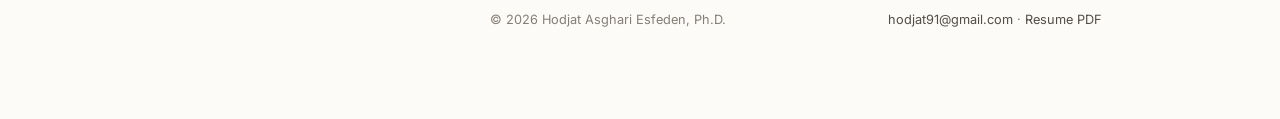
<file: research/index.html>
<!DOCTYPE html>
<html lang="en">
<head>
  <meta charset="UTF-8" />
  <meta http-equiv="refresh" content="0; url=../#research" />
  <title>Redirecting — Hodjat Asghari Esfeden, Ph.D.</title>
  <script>window.location.replace('../#research');</script>
</head>
<body>
  <p>Redirecting to <a href="../#research">Hodjat Asghari Esfeden's Homepage</a>...</p>
</body>
</html>
</file>
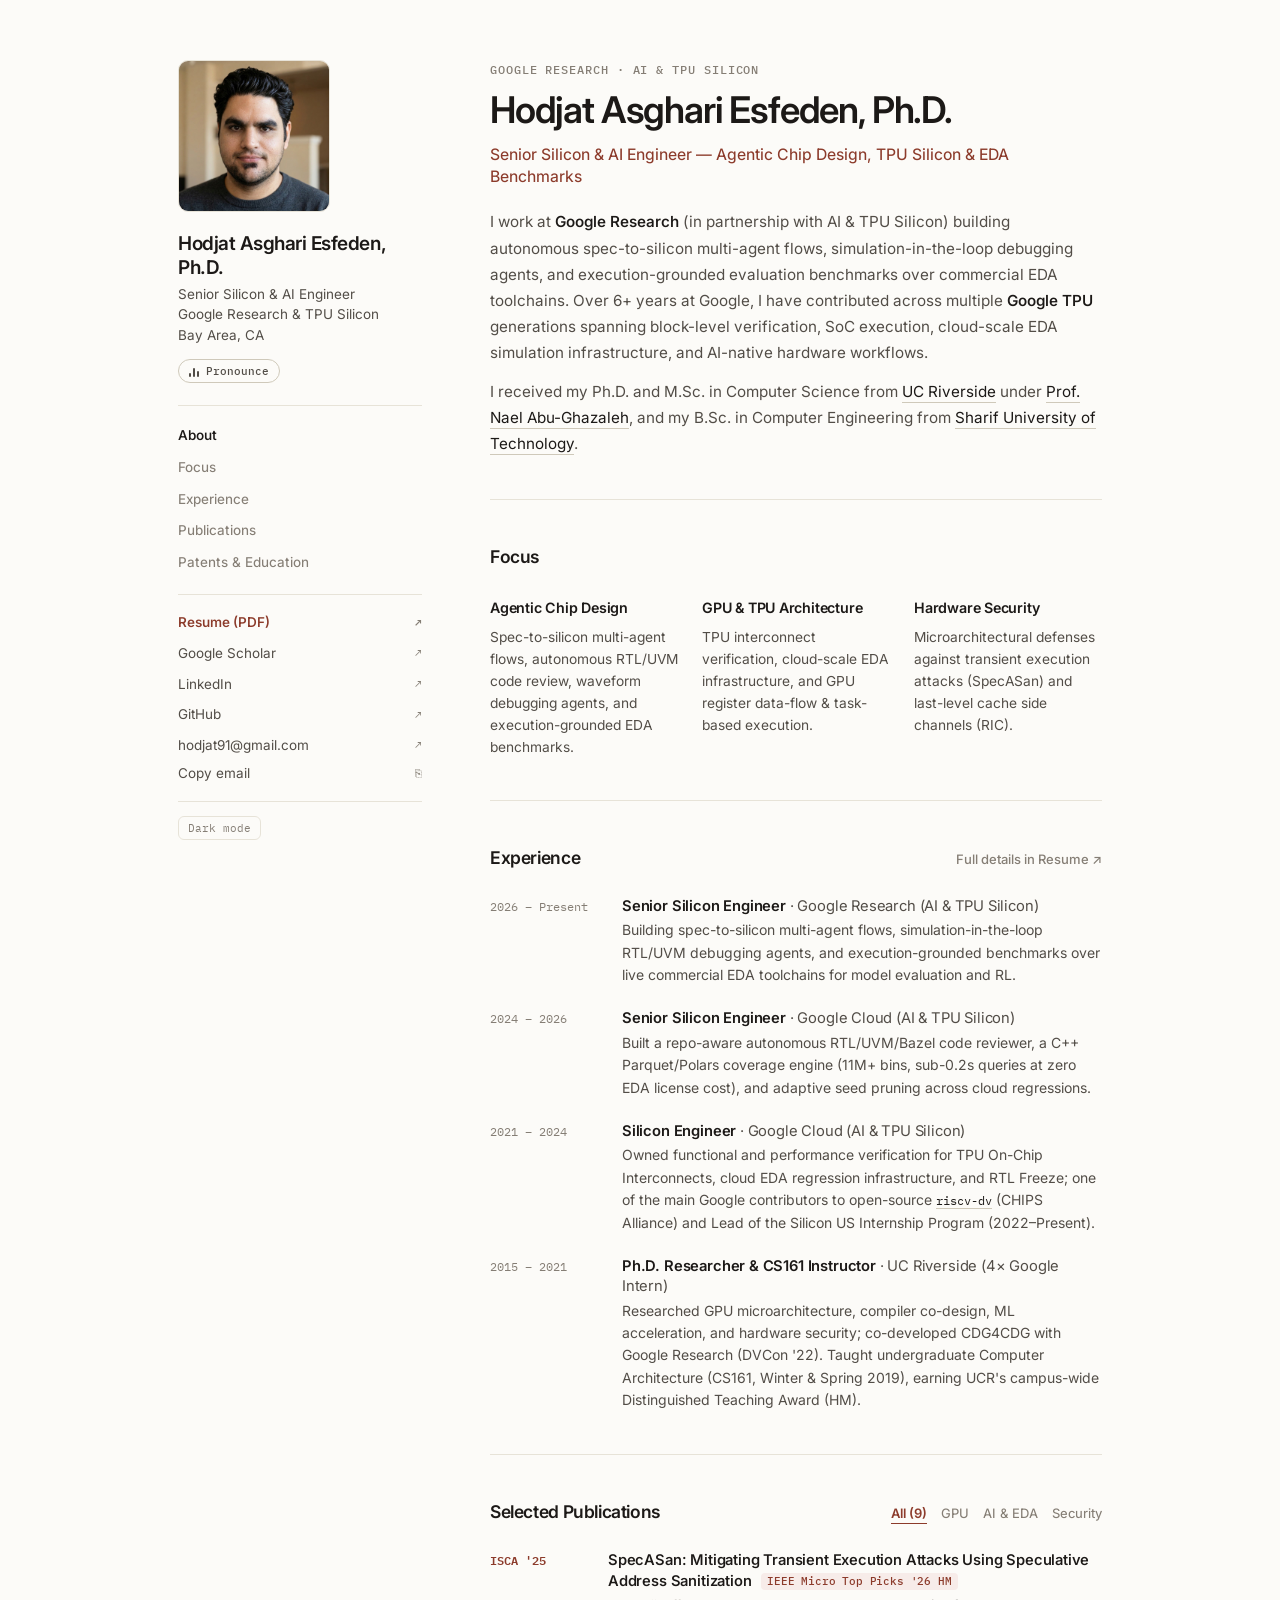
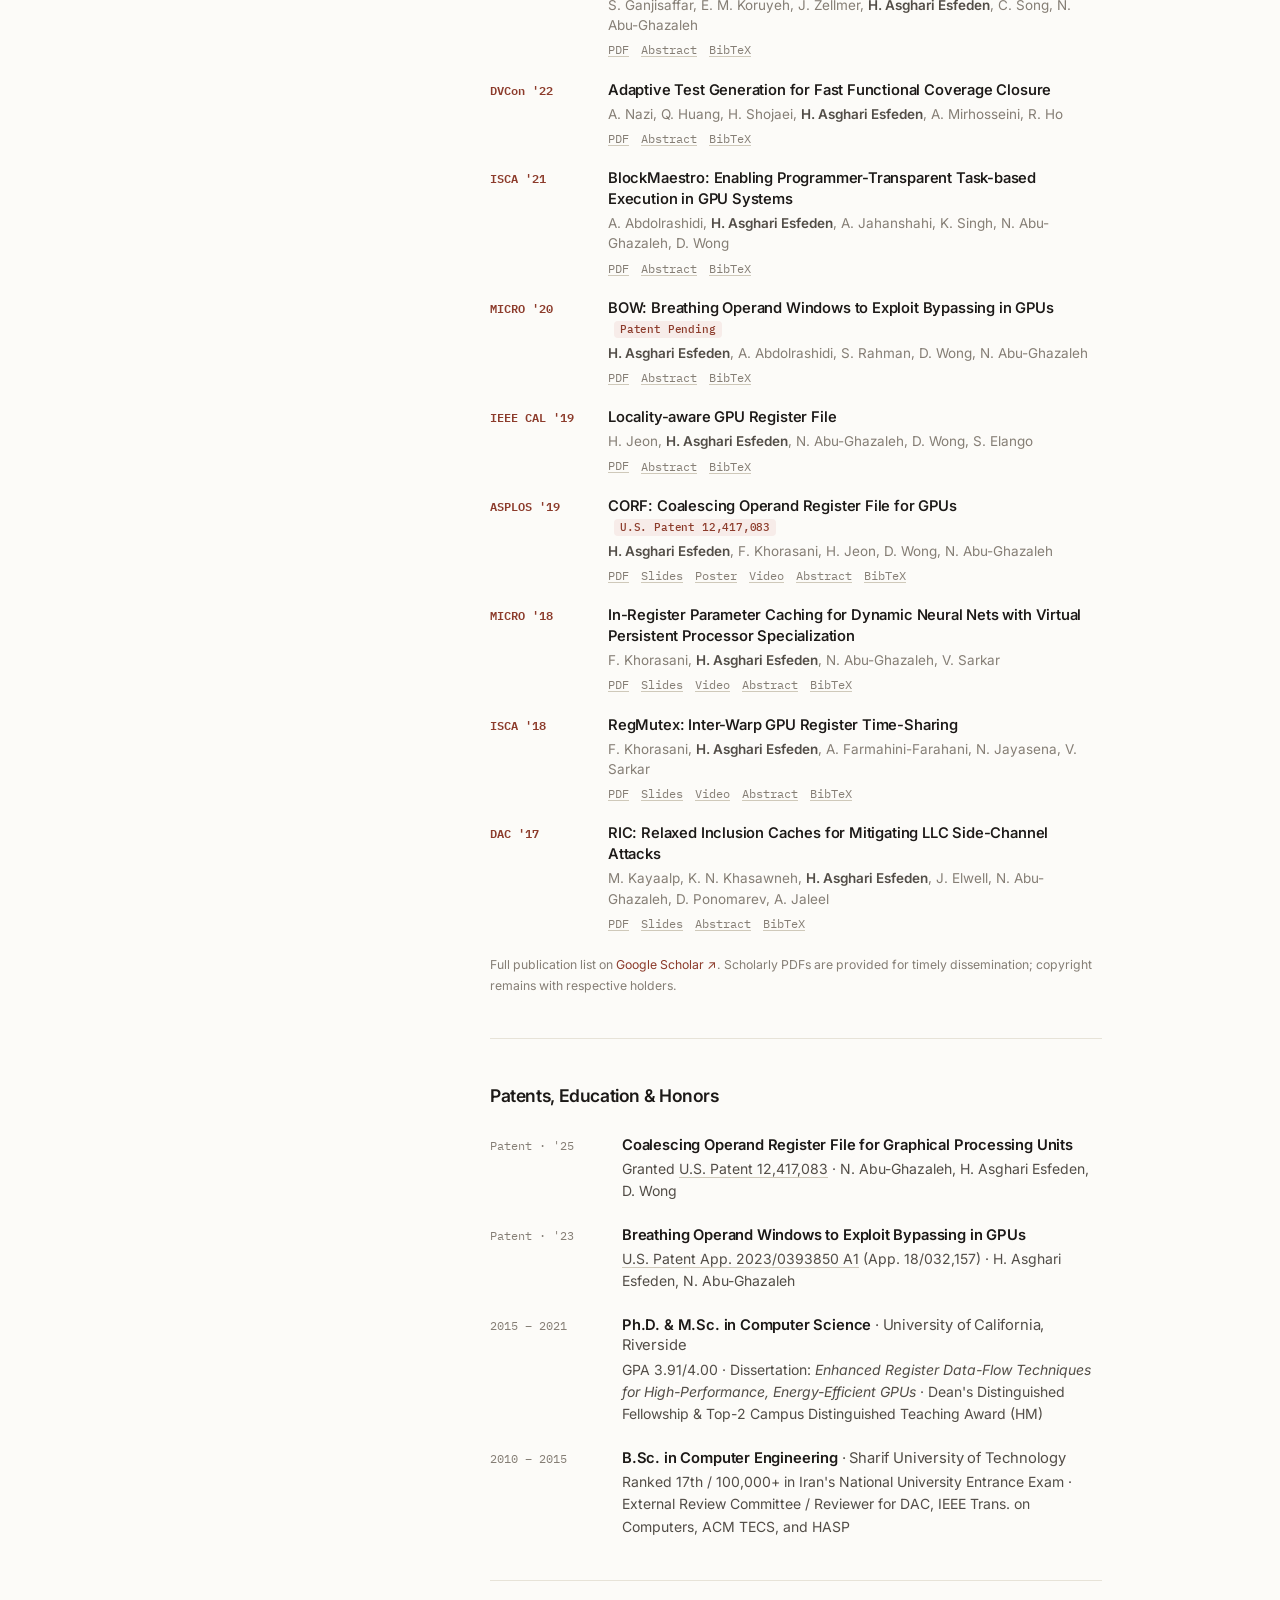
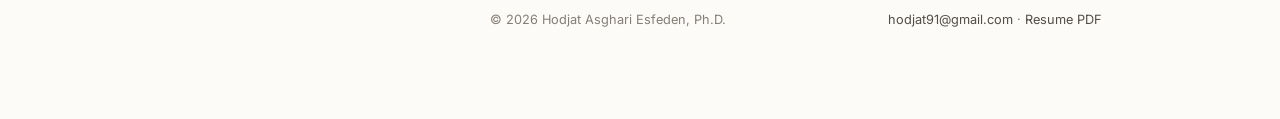
<file: teaching/index.html>
<!DOCTYPE html>
<html lang="en">
<head>
  <meta charset="UTF-8" />
  <meta http-equiv="refresh" content="0; url=../#teaching" />
  <title>Redirecting — Hodjat Asghari Esfeden, Ph.D.</title>
  <script>window.location.replace('../#teaching');</script>
</head>
<body>
  <p>Redirecting to <a href="../#teaching">Hodjat Asghari Esfeden's Homepage</a>...</p>
</body>
</html>
</file>
<file: styles.css>
/* ==========================================================================
   Hodjat Asghari Esfeden, Ph.D. — Academic Monograph × Clean Sans
   Inter + IBM Plex Mono · Warm Paper Palette · Zero Clutter
   ========================================================================== */

:root {
  --bg: #fcfbf8;
  --surface: #f5f3ed;
  --line: #e7e3d8;
  --line-strong: #cfc9ba;

  --ink: #1c1917;
  --ink-2: #524d47;
  --ink-3: #857e75;

  --accent: #8c3b2b;
  --accent-hover: #6e2c1f;
  --accent-soft: #f7ece9;

  --success: #1f6b4b;

  --f-sans: 'Inter', -apple-system, BlinkMacSystemFont, 'SF Pro Text', 'Segoe UI', Helvetica, Arial, sans-serif;
  --f-mono: 'IBM Plex Mono', ui-monospace, SFMono-Regular, Menlo, Monaco, Consolas, monospace;

  --max-w: 980px;
  --ease: cubic-bezier(0.22, 1, 0.36, 1);
}

[data-theme="dark"] {
  --bg: #111110;
  --surface: #191816;
  --line: #272522;
  --line-strong: #3b3833;

  --ink: #f3f1ec;
  --ink-2: #b5afa6;
  --ink-3: #7d776f;

  --accent: #e08e79;
  --accent-hover: #eda896;
  --accent-soft: rgba(224, 142, 121, 0.12);

  --success: #5ac493;
}

/* ---------- Base ---------- */

*, *::before, *::after {
  box-sizing: border-box;
}

html {
  scroll-behavior: smooth;
  scroll-padding-top: 32px;
  -webkit-font-smoothing: antialiased;
  -moz-osx-font-smoothing: grayscale;
}

body {
  margin: 0;
  font-family: var(--f-sans);
  font-size: 15.25px;
  line-height: 1.68;
  color: var(--ink);
  background: var(--bg);
  transition: background-color 0.22s var(--ease), color 0.22s var(--ease);
}

img {
  display: block;
  max-width: 100%;
}

a {
  color: var(--accent);
  text-decoration: none;
  transition: color 0.15s ease, border-color 0.15s ease, opacity 0.15s ease;
}

a:hover {
  color: var(--accent-hover);
}

:focus-visible {
  outline: 2px solid var(--accent);
  outline-offset: 3px;
  border-radius: 3px;
}

code {
  font-family: var(--f-mono);
  font-size: 0.87em;
  color: var(--ink);
}

/* ---------- Page Frame (Layout B: Sticky Left Rail + Airy Right Column) ---------- */

.page-wrap {
  max-width: var(--max-w);
  margin: 0 auto;
  padding: 60px 28px 88px;
  display: grid;
  grid-template-columns: 244px minmax(0, 1fr);
  gap: 68px;
  align-items: start;
}

/* ---------- Left Sticky Rail ---------- */

.rail {
  position: sticky;
  top: 52px;
}

.rail-photo-wrap {
  width: 152px;
  height: 152px;
  border-radius: 10px;
  overflow: hidden;
  border: 1px solid var(--line);
  background: var(--surface);
  margin-bottom: 20px;
}

.rail-photo-wrap img {
  width: 100%;
  height: 100%;
  object-fit: cover;
  object-position: center 18%;
}

.rail-name {
  margin: 0 0 5px;
  font-size: 19px;
  font-weight: 600;
  letter-spacing: -0.025em;
  line-height: 1.24;
  color: var(--ink);
}

.rail-role {
  margin: 0 0 14px;
  font-size: 13.5px;
  line-height: 1.5;
  color: var(--ink-2);
}

.pronounce-btn {
  appearance: none;
  display: inline-flex;
  align-items: center;
  gap: 7px;
  padding: 4px 10px;
  border-radius: 999px;
  border: 1px solid var(--line-strong);
  background: transparent;
  color: var(--ink-2);
  font-family: var(--f-mono);
  font-size: 11px;
  font-weight: 500;
  cursor: pointer;
  margin-bottom: 22px;
  transition: border-color 0.15s ease, color 0.15s ease, background-color 0.15s ease;
}

.pronounce-btn:hover,
.pronounce-btn.playing {
  border-color: var(--accent);
  color: var(--accent);
  background: var(--accent-soft);
}

.sound-bars {
  display: inline-flex;
  align-items: flex-end;
  gap: 2px;
  height: 11px;
}

.sound-bars span {
  width: 2px;
  background: currentColor;
  border-radius: 1px;
  height: 4px;
}

.sound-bars span:nth-child(2) { height: 9px; }
.sound-bars span:nth-child(3) { height: 6px; }

.pronounce-btn.playing .sound-bars span {
  animation: eq 0.6s ease-in-out infinite alternate;
}
.pronounce-btn.playing .sound-bars span:nth-child(2) { animation-delay: 0.16s; }
.pronounce-btn.playing .sound-bars span:nth-child(3) { animation-delay: 0.32s; }

@keyframes eq {
  0% { height: 3px; }
  100% { height: 11px; }
}

.rail-nav {
  list-style: none;
  margin: 0 0 20px;
  padding: 16px 0 0;
  border-top: 1px solid var(--line);
  display: grid;
  gap: 6px;
}

.rail-nav a {
  font-size: 13.5px;
  font-weight: 450;
  color: var(--ink-3);
  display: inline-block;
}

.rail-nav a:hover,
.rail-nav a.active {
  color: var(--ink);
  font-weight: 550;
}

.rail-links {
  list-style: none;
  margin: 0;
  padding: 16px 0 0;
  border-top: 1px solid var(--line);
  display: grid;
  gap: 8px;
  font-size: 13.5px;
}

.rail-links a,
.rail-links button {
  appearance: none;
  background: none;
  border: none;
  padding: 0;
  width: 100%;
  font-family: var(--f-sans);
  font-size: 13.5px;
  color: var(--ink-2);
  display: flex;
  justify-content: space-between;
  align-items: center;
  cursor: pointer;
  text-align: left;
  transition: color 0.15s ease;
}

.rail-links a:hover,
.rail-links button:hover {
  color: var(--accent);
}

.rail-links a.primary-link {
  color: var(--accent);
  font-weight: 560;
}

.rail-links .arrow {
  font-family: var(--f-mono);
  font-size: 11px;
  color: var(--ink-3);
}

.rail-footer {
  margin-top: 20px;
  padding-top: 14px;
  border-top: 1px solid var(--line);
  display: flex;
  align-items: center;
  justify-content: space-between;
}

.theme-btn {
  appearance: none;
  background: transparent;
  border: 1px solid var(--line);
  border-radius: 6px;
  padding: 4px 9px;
  display: inline-flex;
  align-items: center;
  gap: 6px;
  font-family: var(--f-mono);
  font-size: 11px;
  color: var(--ink-3);
  cursor: pointer;
  transition: border-color 0.15s ease, color 0.15s ease;
}

.theme-btn:hover {
  border-color: var(--line-strong);
  color: var(--ink);
}

/* ---------- Main Right Column ---------- */

.content {
  min-width: 0;
}

.intro {
  padding-bottom: 42px;
  border-bottom: 1px solid var(--line);
}

.kicker {
  margin: 0 0 10px;
  font-family: var(--f-mono);
  font-size: 11.5px;
  font-weight: 500;
  letter-spacing: 0.08em;
  text-transform: uppercase;
  color: var(--ink-3);
}

h1.intro-heading {
  margin: 0 0 12px;
  font-size: clamp(1.85rem, 3.1vw, 2.3rem);
  font-weight: 600;
  letter-spacing: -0.032em;
  line-height: 1.15;
  color: var(--ink);
}

.intro-tagline {
  margin: 0 0 20px;
  font-size: 15.75px;
  font-weight: 450;
  color: var(--accent);
  line-height: 1.45;
}

.intro-bio {
  margin: 0;
  max-width: 62ch;
  color: var(--ink-2);
  font-size: 15.25px;
  line-height: 1.72;
}

.intro-bio + .intro-bio {
  margin-top: 12px;
}

.intro-bio strong {
  color: var(--ink);
  font-weight: 560;
}

.intro-bio a {
  color: var(--ink);
  border-bottom: 1px solid var(--line-strong);
  padding-bottom: 1px;
}

.intro-bio a:hover {
  color: var(--accent);
  border-bottom-color: var(--accent);
}

/* ---------- Sections ---------- */

.sec {
  padding: 42px 0;
  border-bottom: 1px solid var(--line);
}

.sec:last-of-type {
  border-bottom: none;
}

.sec-head {
  display: flex;
  align-items: baseline;
  justify-content: space-between;
  gap: 16px;
  flex-wrap: wrap;
  margin-bottom: 24px;
}

.sec-title {
  margin: 0;
  font-size: 17.5px;
  font-weight: 600;
  letter-spacing: -0.022em;
  color: var(--ink);
}

.sec-link {
  font-size: 13px;
  font-weight: 500;
  color: var(--ink-3);
}

.sec-link:hover {
  color: var(--accent);
}

/* ---------- Focus Areas (3 Clean Columns, Zero Boxes) ---------- */

.focus-grid {
  display: grid;
  grid-template-columns: repeat(3, minmax(0, 1fr));
  gap: 24px;
}

.focus-item h3 {
  margin: 0 0 6px;
  font-size: 14.25px;
  font-weight: 600;
  letter-spacing: -0.015em;
  color: var(--ink);
}

.focus-item p {
  margin: 0;
  font-size: 13.75px;
  color: var(--ink-2);
  line-height: 1.6;
}

/* ---------- Scannable Row Table (Experience & Credentials) ---------- */

.row-table {
  display: grid;
  gap: 22px;
}

.row-entry {
  display: grid;
  grid-template-columns: 112px minmax(0, 1fr);
  gap: 20px;
  align-items: baseline;
}

.row-year {
  font-family: var(--f-mono);
  font-size: 11.75px;
  color: var(--ink-3);
  font-variant-numeric: tabular-nums;
  white-space: nowrap;
}

.row-main h3 {
  margin: 0 0 3px;
  font-size: 14.75px;
  font-weight: 600;
  letter-spacing: -0.012em;
  color: var(--ink);
  line-height: 1.38;
}

.row-org {
  font-weight: 400;
  color: var(--ink-2);
}

.row-desc {
  margin: 0;
  font-size: 14px;
  color: var(--ink-2);
  line-height: 1.6;
}

.row-desc a {
  color: var(--ink-2);
  border-bottom: 1px solid var(--line-strong);
}

.row-desc a:hover {
  color: var(--accent);
  border-bottom-color: var(--accent);
}

/* ---------- Publications Index ---------- */

.pub-tabs {
  display: flex;
  gap: 14px;
  flex-wrap: wrap;
}

.pub-tab {
  appearance: none;
  background: none;
  border: none;
  padding: 0 0 2px;
  color: var(--ink-3);
  font-family: var(--f-sans);
  font-size: 13px;
  font-weight: 450;
  cursor: pointer;
  border-bottom: 1.5px solid transparent;
  transition: color 0.15s ease, border-color 0.15s ease;
}

.pub-tab:hover {
  color: var(--ink);
}

.pub-tab.active {
  color: var(--accent);
  border-bottom-color: var(--accent);
  font-weight: 600;
}

.pub-rows {
  display: grid;
  gap: 20px;
}

.pub-row {
  display: grid;
  grid-template-columns: 98px minmax(0, 1fr);
  gap: 20px;
  align-items: baseline;
}

.pub-venue {
  font-family: var(--f-mono);
  font-size: 11.5px;
  font-weight: 600;
  color: var(--accent);
  white-space: nowrap;
}

.pub-title {
  margin: 0 0 3px;
  font-size: 14.75px;
  font-weight: 560;
  letter-spacing: -0.012em;
  color: var(--ink);
  line-height: 1.42;
}

.pub-tag {
  display: inline-block;
  font-family: var(--f-mono);
  font-size: 10.5px;
  font-weight: 500;
  padding: 1px 6px;
  border-radius: 4px;
  background: var(--accent-soft);
  color: var(--accent);
  margin-left: 6px;
  vertical-align: 1px;
}

.pub-authors {
  margin: 0 0 5px;
  font-size: 13.5px;
  color: var(--ink-3);
  line-height: 1.5;
}

.pub-authors strong {
  color: var(--ink-2);
  font-weight: 600;
}

.pub-links {
  display: flex;
  flex-wrap: wrap;
  gap: 12px;
  font-family: var(--f-mono);
  font-size: 11.5px;
}

.pub-links a,
.pub-links button {
  appearance: none;
  background: none;
  border: none;
  padding: 0;
  color: var(--ink-3);
  font-family: inherit;
  font-size: inherit;
  cursor: pointer;
  text-decoration: underline;
  text-decoration-color: var(--line-strong);
  text-underline-offset: 2px;
  transition: color 0.15s ease, text-decoration-color 0.15s ease;
}

.pub-links a:hover,
.pub-links button:hover {
  color: var(--accent);
  text-decoration-color: var(--accent);
}

.pub-links button.copied {
  color: var(--success);
  text-decoration-color: var(--success);
}

.pub-drawer {
  display: none;
  margin-top: 10px;
  padding: 12px 14px;
  border-left: 2px solid var(--line-strong);
  background: var(--surface);
  border-radius: 0 6px 6px 0;
  font-size: 13.5px;
  line-height: 1.62;
  color: var(--ink-2);
}

.pub-drawer.open {
  display: block;
}

.pub-drawer pre {
  margin: 0;
  font-family: var(--f-mono);
  font-size: 11.5px;
  line-height: 1.55;
  white-space: pre-wrap;
  word-break: break-word;
  color: var(--ink);
}

.pub-foot {
  margin: 22px 0 0;
  font-size: 12.25px;
  color: var(--ink-3);
}

/* ---------- Footer ---------- */

.site-footer {
  padding-top: 28px;
  border-top: 1px solid var(--line);
  display: flex;
  justify-content: space-between;
  align-items: center;
  flex-wrap: wrap;
  gap: 12px;
  font-size: 12.75px;
  color: var(--ink-3);
}

.site-footer a {
  color: var(--ink-2);
}

.site-footer a:hover {
  color: var(--accent);
}

/* ---------- Toast ---------- */

.toast {
  position: fixed;
  bottom: 22px;
  right: 22px;
  z-index: 100;
  background: var(--ink);
  color: var(--bg);
  padding: 9px 14px;
  border-radius: 7px;
  font-size: 13px;
  font-weight: 500;
  opacity: 0;
  transform: translateY(8px);
  pointer-events: none;
  transition: opacity 0.18s ease, transform 0.18s var(--ease);
}

.toast.show {
  opacity: 1;
  transform: translateY(0);
}

/* ---------- Responsive (Tablet & Mobile) ---------- */

@media (max-width: 840px) {
  .page-wrap {
    grid-template-columns: 1fr;
    gap: 36px;
    padding: 36px 22px 64px;
  }

  .rail {
    position: static;
    padding-bottom: 28px;
    border-bottom: 1px solid var(--line);
  }

  .rail-top {
    display: flex;
    align-items: center;
    gap: 18px;
    margin-bottom: 16px;
  }

  .rail-photo-wrap {
    width: 84px;
    height: 84px;
    margin-bottom: 0;
    flex-shrink: 0;
  }

  .rail-role {
    margin-bottom: 8px;
  }

  .pronounce-btn {
    margin-bottom: 0;
  }

  .rail-nav {
    display: none;
  }

  .rail-links {
    display: flex;
    flex-wrap: wrap;
    gap: 10px 18px;
    padding-top: 14px;
  }

  .rail-links li {
    width: auto;
  }

  .rail-links a,
  .rail-links button {
    width: auto;
    gap: 5px;
  }

  .rail-footer {
    margin-top: 14px;
    padding-top: 12px;
  }

  .focus-grid {
    grid-template-columns: 1fr;
    gap: 18px;
  }
}

@media (max-width: 560px) {
  .page-wrap {
    padding: 26px 18px 56px;
  }

  .row-entry,
  .pub-row {
    grid-template-columns: 1fr;
    gap: 3px;
  }

  .sec {
    padding: 34px 0;
  }

  .intro {
    padding-bottom: 34px;
  }
}

@media (prefers-reduced-motion: reduce) {
  html { scroll-behavior: auto; }
  *, *::before, *::after {
    animation-duration: 0.01ms !important;
    transition-duration: 0.01ms !important;
  }
}
</file>
